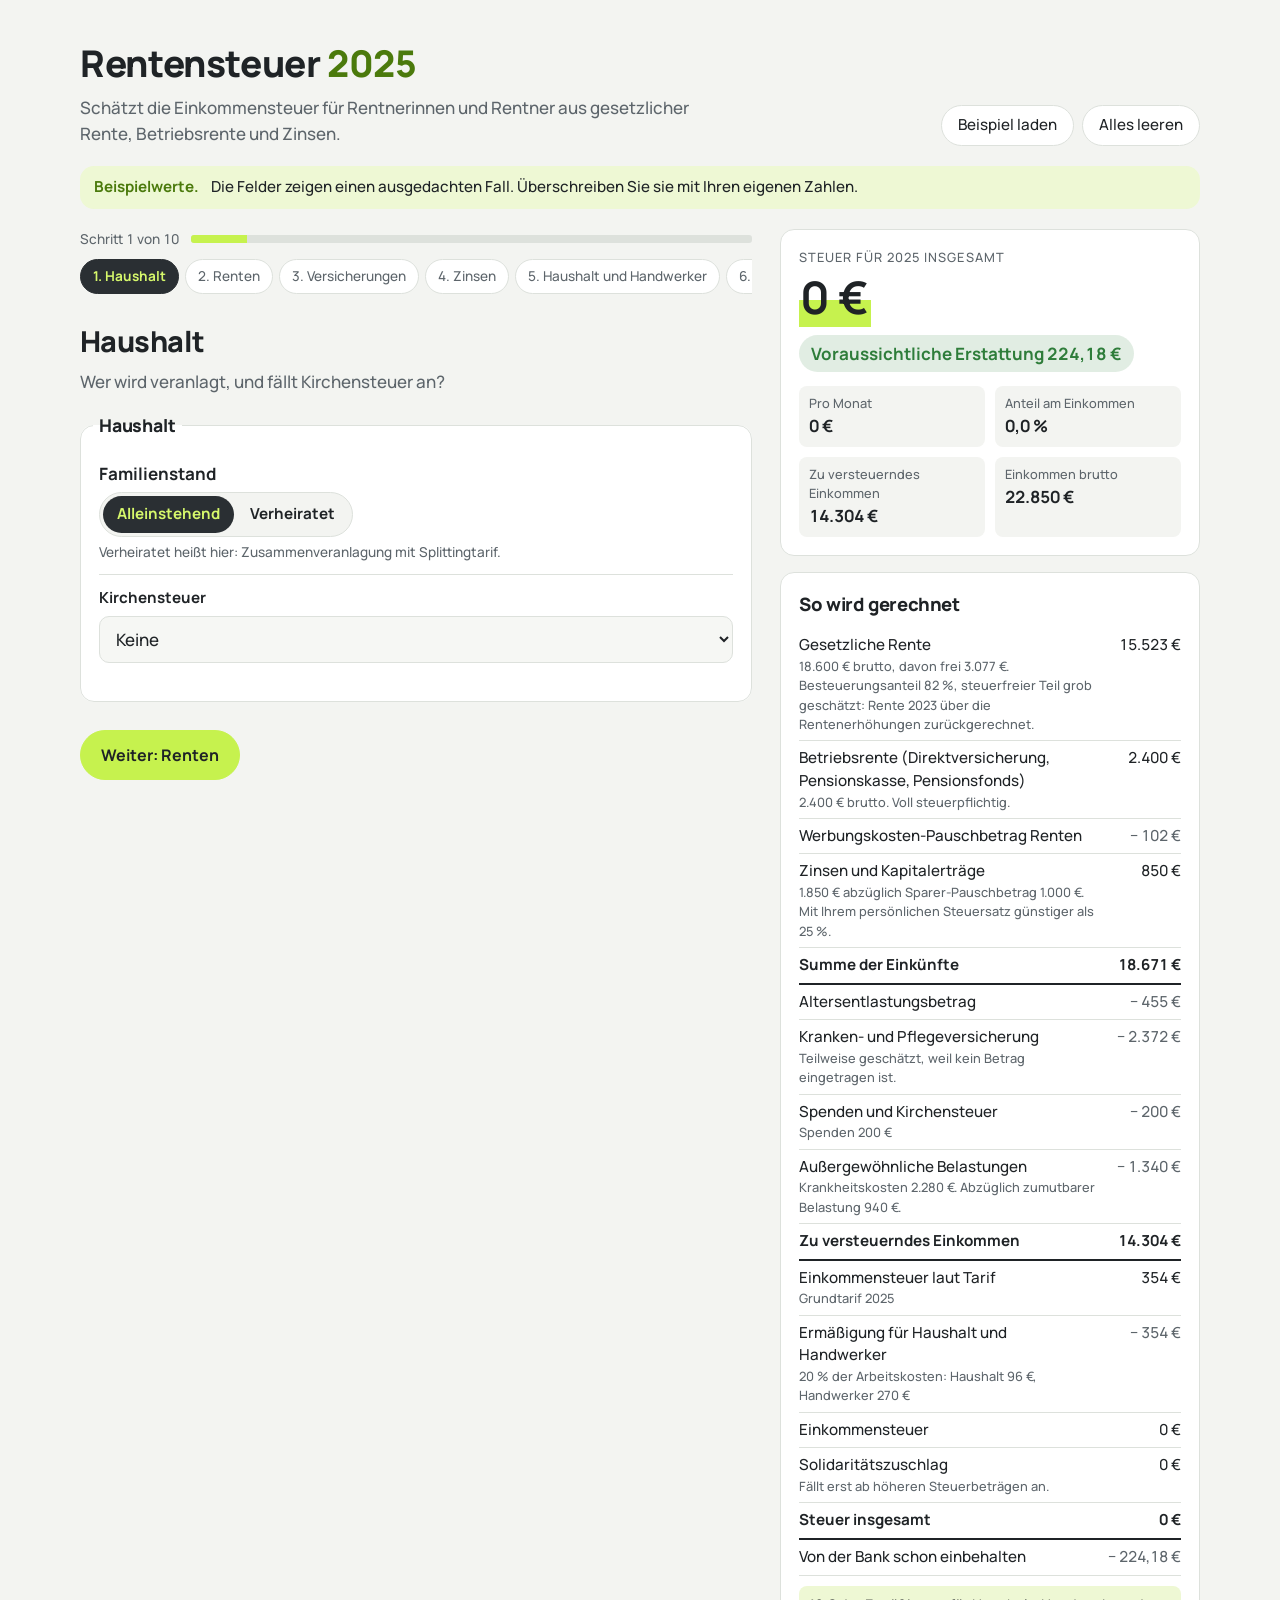
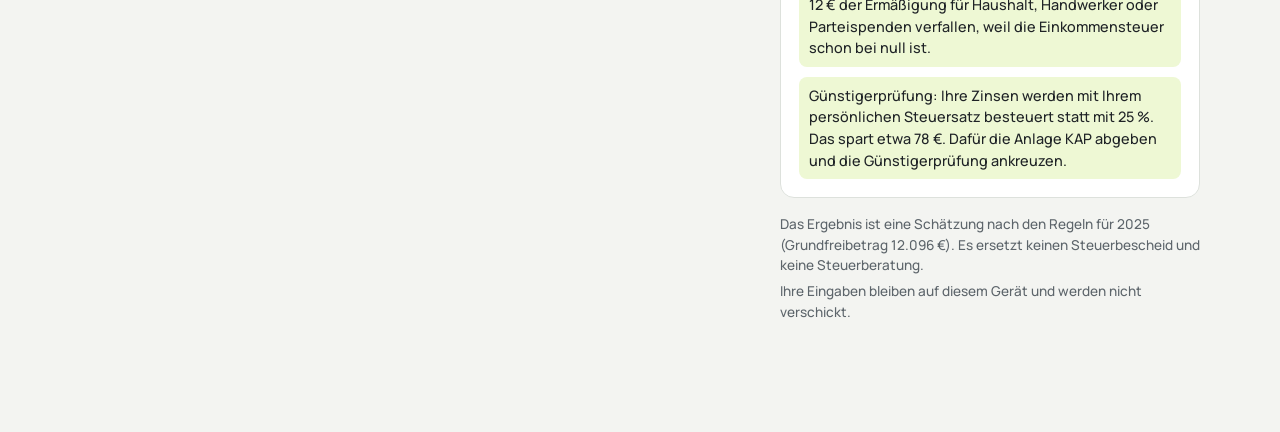
<file: docs/index.html>
<!doctype html>
<html lang="de">
<head>
<meta charset="utf-8">
<meta name="viewport" content="width=device-width, initial-scale=1, viewport-fit=cover">
<title>Rentensteuer 2025</title>
<meta name="description" content="Einkommensteuer für Rentnerinnen und Rentner 2025 Schritt für Schritt berechnen. Alle Eingaben bleiben auf diesem Gerät.">
<meta name="theme-color" content="#2a2f33">
<meta name="apple-mobile-web-app-capable" content="yes">
<meta name="mobile-web-app-capable" content="yes">
<meta name="apple-mobile-web-app-title" content="Rentensteuer">
<meta name="apple-mobile-web-app-status-bar-style" content="black">
<link rel="manifest" href="manifest.webmanifest">
<link rel="icon" type="image/png" sizes="32x32" href="icons/favicon-32.png">
<link rel="apple-touch-icon" href="icons/apple-touch-icon.png">
<style>
@font-face { font-family: 'Manrope'; font-style: normal; font-weight: 400 800; font-display: swap; src: url(fonts/manrope-latin-ext.woff2) format('woff2'); unicode-range: U+0100-02BA, U+02BD-02C5, U+02C7-02CC, U+02CE-02D7, U+02DD-02FF, U+0304, U+0308, U+0329, U+1D00-1DBF, U+1E00-1E9F, U+1EF2-1EFF, U+2020, U+20A0-20AB, U+20AD-20C4, U+2113, U+2C60-2C7F, U+A720-A7FF; }
@font-face { font-family: 'Manrope'; font-style: normal; font-weight: 400 800; font-display: swap; src: url(fonts/manrope-latin.woff2) format('woff2'); unicode-range: U+0000-00FF, U+0131, U+0152-0153, U+02BB-02BC, U+02C6, U+02DA, U+02DC, U+0304, U+0308, U+0329, U+2000-206F, U+20AC, U+2122, U+2191, U+2193, U+2212, U+2215, U+FEFF, U+FFFD; }

/* Layout: Schritte links in einer ruhigen Spalte, Eingaben immer rechtsbündig in gleicher Breite; Ergebnis rechts mitlaufend, auf dem Handy als Leiste unten. */
:root {
  --bg: #f3f4f1;          /* helles Grau mit Hauch Grün */
  --surface: #ffffff;
  --ink: #1f2326;         /* Graphit */
  --muted: #5d656b;
  --line: #dde1dc;
  --field: #f6f7f4;
  --accent: #2a2f33;      /* Graphit für aktive Flächen */
  --on-accent: #d6f86b;   /* Lime auf Graphit */
  --accent-text: #4b7a0c; /* lesbares Lime-Grün für Text */
  --accent-soft: #eef8d4;
  --lime: #c6f24e;
  --lime-ink: #1f2326;
  --mark: #c6f24e;
  --mark-ink: #1f2326;
  --good: #2e7d3a;
  --warn: #b4471e;
  --font-display: "Manrope", "Segoe UI", system-ui, sans-serif;
  --font-body: "Manrope", "Segoe UI", system-ui, sans-serif;
  --r: 14px;
}
@media (prefers-color-scheme: dark) {
  :root:not([data-theme="light"]) {
    --bg: #141719; --surface: #1c2023; --ink: #eceeea; --muted: #9ca4a9; --line: #2f3539; --field: #23282b;
    --accent: #c6f24e; --on-accent: #1f2326; --accent-text: #c6f24e; --accent-soft: #283214;
    --good: #8edb7a; --warn: #f2a07b; color-scheme: dark;
  }
}
:root[data-theme="dark"] {
  --bg: #141719; --surface: #1c2023; --ink: #eceeea; --muted: #9ca4a9; --line: #2f3539; --field: #23282b;
  --accent: #c6f24e; --on-accent: #1f2326; --accent-text: #c6f24e; --accent-soft: #283214;
  --good: #8edb7a; --warn: #f2a07b; color-scheme: dark;
}
* { box-sizing: border-box; }
[hidden] { display: none !important; }
body {
  background: var(--bg); color: var(--ink);
  font-family: var(--font-body); font-size: 17px; line-height: 1.5; font-weight: 500;
  padding-left: max(16px, env(safe-area-inset-left, 0px));
  padding-right: max(16px, env(safe-area-inset-right, 0px));
  padding-block: 0 96px;
}
.wrap { max-width: 1120px; margin: 0 auto; }
header.top { padding-block: 28px 20px; display: flex; flex-wrap: wrap; align-items: end; justify-content: space-between; gap: 12px; }
h1, h2, h3 { font-family: var(--font-display); text-wrap: balance; margin: 0; font-weight: 800; letter-spacing: -0.02em; }
h1 { font-size: clamp(1.7rem, 4vw, 2.3rem); letter-spacing: -0.01em; }
h1 .jahr { color: var(--accent-text); }
.sub { color: var(--muted); margin: 4px 0 0; max-width: 60ch; }
.toolbar { display: flex; gap: 8px; flex-wrap: wrap; }
button { font: inherit; cursor: pointer; }
.btn { border: 1px solid var(--line); background: var(--surface); color: var(--ink); border-radius: 999px; padding: 8px 16px; font-size: 0.95rem; }
.btn:hover { border-color: var(--accent); }
.btn.primary { background: var(--lime); color: var(--lime-ink); border-color: var(--lime); font-weight: 700; }
.btn.primary:hover { filter: brightness(0.96); border-color: var(--lime); }
:focus-visible { outline: 3px solid var(--accent-text); outline-offset: 2px; }

.beispiel { display: flex; gap: 12px; align-items: center; flex-wrap: wrap; background: var(--accent-soft); border-radius: var(--r); padding: 10px 14px; margin-bottom: 20px; font-size: 0.95rem; }
.beispiel b { color: var(--accent-text); }

.grid { display: grid; grid-template-columns: minmax(0, 1fr) minmax(0, 420px); gap: 28px; align-items: start; }
@media (max-width: 900px) { .grid { grid-template-columns: minmax(0, 1fr); } }

form { display: flex; flex-direction: column; gap: 22px; min-width: 0; }
fieldset { border: 1px solid var(--line); border-radius: var(--r); background: var(--surface); padding: 18px 18px 20px; margin: 0; min-width: 0; display: flex; flex-direction: column; gap: 16px; }
legend { font-family: var(--font-display); font-weight: 800; font-size: 1.1rem; letter-spacing: -0.01em; padding: 0 6px; margin-left: -6px; }
.gruppe { display: flex; flex-direction: column; gap: 12px; padding-top: 14px; border-top: 1px dashed var(--line); }
.gruppe:first-of-type { border-top: 0; padding-top: 0; }
.gruppe h3 { font-family: var(--font-body); font-size: 0.8rem; letter-spacing: 0.08em; text-transform: uppercase; color: var(--muted); }
.felder { display: flex; flex-direction: column; }
/* Jede Zeile: Beschriftung links, Eingabe rechts in fester Breite. So stehen alle Eingaben untereinander. */
.feld { display: grid; grid-template-columns: minmax(0, 1fr) 200px; grid-template-areas: "label input" "hilfe input"; column-gap: 20px; row-gap: 2px; align-items: center; min-width: 0; padding-block: 12px; border-top: 1px solid var(--line); }
.felder > .feld:first-child { border-top: 0; padding-top: 4px; }
.feld > label, .feld > .label-text { grid-area: label; align-self: end; }
.feld > .eingabe, .feld > .mitknopf { grid-area: input; }
.feld > .hilfe { grid-area: hilfe; align-self: start; }
.feld > .check, .feld > .zeile-check { grid-column: 1 / -1; }
.feld.breit { grid-template-columns: minmax(0, 1fr); grid-template-areas: "label" "input" "hilfe"; row-gap: 6px; }
.feld.breit > .segment { grid-area: input; justify-self: start; }
.feld:not(:has(> .hilfe)):not(.breit) { grid-template-areas: "label input"; }
.feld:not(:has(> .hilfe)) > label { align-self: center; }
@media (max-width: 560px) {
  .feld, .feld:not(:has(> .hilfe)):not(.breit) { grid-template-columns: minmax(0, 1fr); grid-template-areas: "label" "hilfe" "input"; row-gap: 6px; }
  .feld > .hilfe { margin-bottom: 2px; }
}
.feld label { font-weight: 700; font-size: 0.95rem; }
.feld .hilfe { color: var(--muted); font-size: 0.85rem; line-height: 1.4; }
.wk-info { display: block; margin-top: 4px; min-height: 4.2em; color: var(--ink); font-weight: 600; }
.eingabe { display: flex; align-items: center; border: 1px solid var(--line); border-radius: 10px; background: var(--field); min-height: 46px; }
.eingabe:focus-within { border-color: var(--ink); box-shadow: 0 0 0 3px var(--accent-soft); }
.eingabe input, .eingabe select { flex: 1; min-width: 0; border: 0; background: transparent; color: var(--ink); font: inherit; padding: 10px 12px; font-variant-numeric: tabular-nums; }
.eingabe input:focus, .eingabe select:focus { outline: none; }
.eingabe .einheit { padding-right: 12px; color: var(--muted); }
.eingabe input[inputmode="decimal"] { text-align: right; padding-right: 6px; }
.mitknopf { display: flex; gap: 8px; align-items: stretch; flex-wrap: wrap; }
.mitknopf .eingabe { flex: 1; }
.check { display: flex; gap: 8px; align-items: center; font-size: 0.95rem; }
.check input { width: 22px; height: 22px; accent-color: var(--accent-text); }

.segment { display: inline-flex; flex-wrap: wrap; border: 1px solid var(--line); border-radius: 999px; padding: 3px; background: var(--bg); gap: 2px; }
.segment input { position: absolute; opacity: 0; pointer-events: none; }
.segment label { padding: 7px 14px; border-radius: 999px; cursor: pointer; font-size: 0.95rem; }
.segment input:checked + label { background: var(--accent); color: var(--on-accent); font-weight: 700; }
.segment input:focus-visible + label { outline: 3px solid var(--accent-text); outline-offset: 1px; }

details.unterpunkte { border: 1px solid var(--line); border-radius: 12px; background: var(--surface); }
details.unterpunkte > summary { list-style: none; cursor: pointer; display: flex; justify-content: space-between; align-items: center; gap: 12px; padding: 10px 12px; font-weight: 700; }
details.unterpunkte > summary::-webkit-details-marker { display: none; }
details.unterpunkte > summary .wert { font-variant-numeric: tabular-nums; }
details.unterpunkte > summary .pfeil { color: var(--accent-text); font-weight: 400; font-size: 0.9rem; white-space: nowrap; }
details.unterpunkte[open] > summary { border-bottom: 1px dashed var(--line); }
details.freibetrag { width: 100%; }
details.freibetrag .fb-erkl { margin: 8px 0 4px; }
details.freibetrag [data-fbinfo]:empty { display: none; }
details.freibetrag [data-fbinfo] { margin: 8px 0 0; }
details.freibetrag [data-fbinfo].warnung { color: var(--warn); }
details.unterpunkte .innen { padding: 4px 14px 12px; display: flex; flex-direction: column; gap: 0; }
details.unterpunkte .eingabe { background: var(--field); }
details.unterpunkte .felder + .felder { border-top: 1px solid var(--line); }
.zeile-check { display: flex; flex-wrap: wrap; gap: 6px 18px; }
.belege-kopf { display: flex; flex-wrap: wrap; gap: 10px; align-items: center; }
.btn.gross { padding: 12px 20px; font-weight: 700; font-size: 1rem; }
.datei-input { position: absolute; width: 1px; height: 1px; opacity: 0; pointer-events: none; }
.status { font-size: 0.95rem; color: var(--muted); }
.status.fehler { color: var(--warn); }
.pruefliste { display: flex; flex-direction: column; gap: 12px; }
.pruefkarte { border: 2px solid var(--lime); border-radius: var(--r); padding: 14px; display: grid; grid-template-columns: minmax(0, 120px) minmax(0, 1fr); gap: 14px; background: var(--surface); }
@media (max-width: 560px) { .pruefkarte { grid-template-columns: minmax(0, 1fr); } }
.pruefkarte img { width: 100%; max-height: 180px; object-fit: contain; border-radius: 6px; background: var(--bg); }
.pruefkarte .feld { grid-template-columns: minmax(0, 1fr) 190px; }
.pruefkarte .aktionen { display: flex; gap: 8px; flex-wrap: wrap; grid-column: 1 / -1; }
.pruefkarte .warnung { grid-column: 1 / -1; font-size: 0.9rem; color: var(--warn); }
.belegliste { list-style: none; margin: 0; padding: 0; display: flex; flex-direction: column; }
.belegliste li { display: grid; grid-template-columns: minmax(0, 1fr) auto auto; gap: 4px 12px; align-items: center; padding: 8px 0; border-bottom: 1px solid var(--line); }
.belegliste .titel { font-weight: 700; overflow-wrap: anywhere; }
.belegliste small { display: block; color: var(--muted); font-size: 0.85rem; }
.belegliste .betrag { font-variant-numeric: tabular-nums; white-space: nowrap; }
.btn.klein { padding: 4px 10px; font-size: 0.85rem; }
.belegsumme { font-size: 0.85rem; color: var(--accent-text); font-weight: 700; grid-column: 1 / -1; }
.schrittnav { display: flex; flex-direction: column; gap: 10px; }
.fortschritt { display: flex; align-items: center; gap: 12px; }
.schritt-zahl { font-size: 0.85rem; color: var(--muted); white-space: nowrap; font-variant-numeric: tabular-nums; }
.balken { flex: 1; height: 8px; border-radius: 3px; background: var(--line); overflow: hidden; }
.balken span { display: block; height: 100%; width: 0; background: var(--lime); }
@media (prefers-reduced-motion: no-preference) { .balken span { transition: width .25s; } }
#schrittliste { list-style: none; margin: 0; padding: 0 0 4px; display: flex; gap: 6px; overflow-x: auto; scrollbar-width: thin; }
#schrittliste button { white-space: nowrap; border: 1px solid var(--line); background: var(--surface); color: var(--muted); border-radius: 999px; padding: 6px 12px; font-size: 0.85rem; }
#schrittliste button[aria-current="step"] { background: var(--accent); border-color: var(--accent); color: var(--on-accent); font-weight: 700; }
#schrittliste button.erledigt { color: var(--ink); border-color: var(--line); background: var(--accent-soft); }
.schritt { display: flex; flex-direction: column; gap: 18px; min-width: 0; }
.schritt-kopf h2 { font-size: clamp(1.4rem, 3.5vw, 1.8rem); }
.schritt-kopf h2:focus { outline: none; }
.intro { margin: 6px 0 0; color: var(--muted); max-width: 62ch; }
.stapel { display: flex; flex-direction: column; gap: 18px; }
.schritt-knoepfe { display: flex; justify-content: space-between; gap: 12px; flex-wrap: wrap; padding-top: 6px; }
.modus { align-self: flex-start; display: inline-grid; grid-template-columns: 1fr 1fr; }
.modus label { white-space: nowrap; text-align: center; }
@media (max-width: 560px) { .modus { align-self: stretch; } .modus label { padding-inline: 8px; } }
.mitknopf .eingabe { min-width: 0; }
.mitknopf .btn { flex: none; }
.ausgaben-schritt > legend { position: absolute; width: 1px; height: 1px; overflow: hidden; clip: rect(0 0 0 0); }
.ausgaben-schritt[data-modus="eintragen"] .nur-hochladen, .ausgaben-schritt[data-modus="hochladen"] .nur-eintragen { display: none; }
.nur-eintragen, .beleg-slot { display: flex; flex-direction: column; gap: 16px; }
.nur-eintragen > .gruppe { border-top: 0; padding-top: 0; }
.nur-eintragen > .gruppe > h3 { display: none; }
.nur-eintragen > .gruppe + .gruppe { border-top: 1px dashed var(--line); padding-top: 14px; }
.nur-eintragen > .gruppe + .gruppe > h3 { display: block; }
.belegsumme-schritt { font-weight: 700; }
@media (max-width: 900px) { body:not([data-schritt="ergebnis"]) aside.ergebnis { display: none; } }
.platzhalter ul { list-style: none; margin: 0; padding: 0; display: grid; grid-template-columns: repeat(auto-fit, minmax(220px, 1fr)); gap: 8px; }
.platzhalter li { display: flex; justify-content: space-between; align-items: center; gap: 8px; padding: 10px 12px; border: 1px dashed var(--line); border-radius: 8px; color: var(--muted); }
.badge { font-size: 0.75rem; letter-spacing: 0.06em; text-transform: uppercase; border: 1px solid var(--line); border-radius: 999px; padding: 2px 8px; white-space: nowrap; }

aside.ergebnis { position: sticky; top: calc(env(safe-area-inset-top, 0px) + 16px); min-width: 0; display: flex; flex-direction: column; gap: 16px; }
@media (max-width: 900px) { aside.ergebnis { position: static; } }
.karte { background: var(--surface); border: 1px solid var(--line); border-radius: var(--r); padding: 18px; }
.summe .label { font-size: 0.8rem; letter-spacing: 0.08em; text-transform: uppercase; color: var(--muted); }
.summe .betrag { font-family: var(--font-display); font-size: clamp(2.2rem, 6vw, 2.8rem); font-weight: 700; font-variant-numeric: tabular-nums; line-height: 1.15; margin-top: 4px; }
.summe .betrag mark { background: linear-gradient(transparent 55%, var(--mark) 55%); color: inherit; padding: 0 2px; }
.kennzahlen { display: grid; grid-template-columns: repeat(2, minmax(0, 1fr)); gap: 10px; margin-top: 14px; }
.kennzahl { background: var(--bg); border-radius: 8px; padding: 8px 10px; }
.kennzahl span { display: block; font-size: 0.8rem; color: var(--muted); }
.kennzahl strong { font-variant-numeric: tabular-nums; font-size: 1.05rem; }
.saldo { margin-top: 12px; display: inline-flex; gap: 8px; align-items: center; padding: 6px 12px; border-radius: 999px; font-weight: 700; font-variant-numeric: tabular-nums; }
.saldo.erstattung { color: var(--good); background: color-mix(in srgb, var(--good) 14%, transparent); }
.saldo.nachzahlung { color: var(--warn); background: color-mix(in srgb, var(--warn) 14%, transparent); }

.rechenweg h2 { font-size: 1.15rem; margin-bottom: 10px; }
.rechenweg table { width: 100%; border-collapse: collapse; font-size: 0.95rem; }
.rechenweg td { padding: 6px 0; vertical-align: top; border-bottom: 1px solid var(--line); }
.rechenweg td.zahl { text-align: right; white-space: nowrap; font-variant-numeric: tabular-nums; padding-left: 12px; }
.rechenweg td small { display: block; color: var(--muted); font-size: 0.8rem; }
.rechenweg tr.zwischen td { font-weight: 700; border-bottom: 2px solid var(--ink); }
.rechenweg tr.kopf td { padding-top: 14px; font-size: 0.78rem; letter-spacing: 0.08em; text-transform: uppercase; color: var(--muted); border-bottom: 0; }
.rechenweg tr.minus td.zahl { color: var(--muted); }
.pflege-wahl { display: flex; flex-direction: column; gap: 8px; margin-bottom: 16px; }
.pflege-wahl h3, .pflege-wahl .hilfe { margin: 0; }
.wahl-optionen { display: grid; grid-template-columns: repeat(auto-fit, minmax(220px, 1fr)); gap: 8px; }
.wahl-option { text-align: left; font: inherit; color: inherit; background: var(--surface); border: 1.5px solid var(--line); border-radius: 12px; padding: 12px 14px; cursor: pointer; display: flex; flex-direction: column; gap: 4px; }
.wahl-option[aria-checked="true"] { border-color: var(--accent); box-shadow: inset 0 0 0 1px var(--accent); }
.wahl-option .titel { font-weight: 700; }
.wahl-option .betrag { font-variant-numeric: tabular-nums; font-size: 1.15rem; font-weight: 700; }
.wahl-option .marke { align-self: flex-start; font-size: 0.75rem; font-weight: 700; background: var(--lime); color: #1f2326; border-radius: 999px; padding: 1px 8px; }
.pdf-export { display: flex; flex-direction: column; gap: 8px; margin-bottom: 16px; }
.pdf-export h3 { margin: 0; }
.pdf-export .hilfe { margin: 0; }
#pdf-status:empty { display: none; }
.hinweis { font-size: 0.85rem; color: var(--muted); }
.hinweis p { margin: 0 0 6px; }
.notiz { font-size: 0.9rem; background: var(--accent-soft); border-radius: 8px; padding: 8px 10px; margin-top: 10px; }

.leiste { display: none; }
@media (max-width: 900px) {
  .leiste { display: flex; position: fixed; left: 0; right: 0; bottom: 0; z-index: 5; justify-content: space-between; align-items: center; gap: 12px;
    background: var(--accent); color: var(--on-accent); cursor: pointer;
    padding: 12px max(16px, env(safe-area-inset-right, 0px)) calc(12px + env(safe-area-inset-bottom, 0px)) max(16px, env(safe-area-inset-left, 0px)); }
  .leiste strong { font-family: var(--font-display); font-size: 1.35rem; font-variant-numeric: tabular-nums; }
  .leiste a { color: var(--on-accent); }
}
@media (prefers-reduced-motion: no-preference) { .summe .betrag { transition: color .2s; } }
</style>
</head>
<body>
<div class="wrap">
  <header class="top">
    <div>
      <h1>Rentensteuer <span class="jahr">2025</span></h1>
      <p class="sub">Schätzt die Einkommensteuer für Rentnerinnen und Rentner aus gesetzlicher Rente, Betriebsrente und Zinsen.</p>
    </div>
    <div class="toolbar">
      <button type="button" class="btn" id="btn-beispiel">Beispiel laden</button>
      <button type="button" class="btn" id="btn-leeren">Alles leeren</button>
    </div>
  </header>

  <div class="beispiel" id="beispiel-hinweis"><b>Beispielwerte.</b> Die Felder zeigen einen ausgedachten Fall. Überschreiben Sie sie mit Ihren eigenen Zahlen.</div>

  <div class="grid">
    <form id="form" autocomplete="off" novalidate>
      <nav class="schrittnav" aria-label="Schritte">
        <div class="fortschritt"><span class="schritt-zahl" id="schritt-zahl"></span><div class="balken"><span id="balken"></span></div></div>
        <ol id="schrittliste"></ol>
      </nav>
      <section class="schritt" data-schritt="haushalt" data-titel="Haushalt" hidden>
        <div class="schritt-kopf"><h2 tabindex="-1">Haushalt</h2><p class="intro">Wer wird veranlagt, und fällt Kirchensteuer an?</p></div>
      <fieldset>
        <legend>Haushalt</legend>
        <div class="felder">
          <div class="feld breit">
            <span class="label-text" id="lbl-stand"><b>Familienstand</b></span>
            <div class="segment" role="radiogroup" aria-labelledby="lbl-stand">
              <input type="radio" name="stand" id="stand-allein" value="allein" checked><label for="stand-allein">Alleinstehend</label>
              <input type="radio" name="stand" id="stand-paar" value="paar"><label for="stand-paar">Verheiratet</label>
            </div>
            <span class="hilfe">Verheiratet heißt hier: Zusammenveranlagung mit Splittingtarif.</span>
          </div>
          <div class="feld breit">
            <label for="kirche">Kirchensteuer</label>
            <div class="eingabe"><select id="kirche">
              <option value="0">Keine</option>
              <option value="0.08">8 % (Bayern, Baden-Württemberg)</option>
              <option value="0.09">9 % (übrige Bundesländer)</option>
            </select></div>
          </div>
        </div>
      </fieldset>
      </section>
      <section class="schritt" data-schritt="renten" data-titel="Renten" hidden>
        <div class="schritt-kopf"><h2 tabindex="-1">Renten</h2><p class="intro">Tragen Sie die Renten für 2025 ein. Die Beträge stehen in der Rentenbezugsmitteilung oder der Rentenanpassungsmitteilung.</p></div>
        <div class="stapel" id="st-rente"></div>
      </section>
      <section class="schritt" data-schritt="versicherungen" data-titel="Versicherungen" hidden>
        <div class="schritt-kopf"><h2 tabindex="-1">Versicherungen</h2><p class="intro">Ihre Beiträge zur Kranken- und Pflegeversicherung senken die Steuer. Wenn Sie sie nicht kennen, hilft „Schätzen“.</p></div>
        <div class="stapel" id="st-vorsorge"></div>
      </section>
      <section class="schritt" data-schritt="zinsen" data-titel="Zinsen" hidden>
        <div class="schritt-kopf"><h2 tabindex="-1">Zinsen</h2><p class="intro">Zinsen und Dividenden aller Konten. Bis 1.000 € (Ehepaare 2.000 €) bleiben sie steuerfrei. Diesen Freibetrag zieht die App selbst ab: Tragen Sie die Erträge ungekürzt ein.</p></div>
      <fieldset>
        <legend>Zinsen und Kapitalerträge</legend>
        <div class="felder">
          <div class="feld">
            <label for="kap-ertraege">Zinsen und Dividenden 2025</label>
            <div class="eingabe"><input id="kap-ertraege" inputmode="decimal"><span class="einheit">€</span></div>
            <span class="hilfe" id="kap-hilfe">Alle Konten zusammen, vor Steuern. Je Bank die Zeile „Höhe der Kapitalerträge“ (Anlage KAP Zeile 7) der Jahressteuerbescheinigung, alle Banken zusammengezählt. Nicht den Sparer-Pauschbetrag abziehen.</span>
          </div>
          <div class="feld">
            <label for="kap-einbehalten">Davon schon einbehaltene Steuer</label>
            <div class="eingabe"><input id="kap-einbehalten" inputmode="decimal"><span class="einheit">€</span></div>
            <span class="hilfe">Auf der Bescheinigung die Zeilen Kapitalertragsteuer, Solidaritätszuschlag und Kirchensteuer zusammen (Anlage KAP Zeile 37 bis 39). Steht dort 0,00, bleibt das Feld leer.</span>
          </div>
        </div>
      </fieldset>
      </section>
      <section class="schritt" data-schritt="handwerker" data-titel="Haushalt und Handwerker" hidden>
        <div class="schritt-kopf"><h2 tabindex="-1">Haushalt und Handwerker</h2><p class="intro">Tragen Sie die Arbeitskosten ein oder laden Sie die Rechnungen hoch. 20 % davon gehen direkt von der Steuer ab.</p></div>
        <fieldset class="ausgaben-schritt" data-modus="eintragen">
          <legend>Haushalt und Handwerker</legend>
        <div class="segment modus" role="radiogroup" aria-label="Wie möchten Sie die Ausgaben erfassen?">
          <input type="radio" name="modus-handwerker" id="m-handwerker-e" value="eintragen" checked><label for="m-handwerker-e">Beträge eintragen</label>
          <input type="radio" name="modus-handwerker" id="m-handwerker-h" value="hochladen"><label for="m-handwerker-h">Beleg hochladen</label>
        </div>
          <div class="nur-eintragen">
        <div class="gruppe">
          <h3>Haushalt und Handwerker</h3>
          <p class="hilfe" style="margin:0">Nur Arbeits-, Fahrt- und Maschinenkosten laut Rechnung, ohne Material. Nur per Überweisung oder Lastschrift bezahlt. 20 % davon gehen direkt von der Steuer ab.</p>
          <div class="felder">
            <div class="feld">
              <label for="a-haushaltsnah">Haushaltsnahe Dienstleistungen</label>
              <div class="eingabe"><input id="a-haushaltsnah" data-a="haushaltsnah" inputmode="decimal"><span class="einheit">€</span></div>
              <span class="hilfe">Reinigung, Garten, Winterdienst, Pflegedienst, Hausnotruf, Posten aus Nebenkosten- oder Hausgeldabrechnung.</span>
            </div>
            <div class="feld">
              <label for="a-handwerker">Handwerkerleistungen</label>
              <div class="eingabe"><input id="a-handwerker" data-a="handwerker" inputmode="decimal"><span class="einheit">€</span></div>
              <span class="hilfe">Reparatur, Wartung, Maler, Sanitär, Schornsteinfeger, altersgerechter Umbau.</span>
            </div>
            <div class="feld">
              <label for="a-minijob">Haushaltshilfe im Minijob</label>
              <div class="eingabe"><input id="a-minijob" data-a="minijob" inputmode="decimal"><span class="einheit">€</span></div>
              <span class="hilfe">Über die Minijob-Zentrale angemeldet.</span>
            </div>
          </div>
        </div>

          </div>
          <div class="nur-hochladen beleg-slot">
        <div class="gruppe" id="belege-gruppe">
          <div class="belege-kopf">
            <label class="btn primary gross" for="beleg-datei" id="beleg-knopf" hidden>Beleg fotografieren oder hochladen</label>
            <input type="file" id="beleg-datei" class="datei-input" accept="image/*,application/pdf" multiple>
            <span class="status" id="beleg-status" role="status"></span>
          </div>
          <p class="hilfe" style="margin:0" id="beleg-hinweis">Claude liest Betrag, Datum und Aussteller aus und schlägt das passende Feld vor. Sie prüfen alles, bevor es zählt. Das Foto wird nur zum Auslesen verschickt und nicht gespeichert.</p>
          <div class="pruefliste" id="pruefliste"></div>
          <ul class="belegliste" id="belegliste"></ul>
        </div>
          </div>
        </fieldset>
      </section>
      <section class="schritt" data-schritt="krankheit" data-titel="Krankheitskosten" hidden>
        <div class="schritt-kopf"><h2 tabindex="-1">Krankheitskosten</h2><p class="intro">Alles, was Sie für Gesundheit selbst bezahlt haben. Es zählt nur der Teil über Ihrer zumutbaren Belastung.</p></div>
        <fieldset class="ausgaben-schritt" data-modus="eintragen">
          <legend>Krankheitskosten</legend>
        <div class="segment modus" role="radiogroup" aria-label="Wie möchten Sie die Ausgaben erfassen?">
          <input type="radio" name="modus-krankheit" id="m-krankheit-e" value="eintragen" checked><label for="m-krankheit-e">Beträge eintragen</label>
          <input type="radio" name="modus-krankheit" id="m-krankheit-h" value="hochladen"><label for="m-krankheit-h">Beleg hochladen</label>
        </div>
          <div class="nur-eintragen">
        <div class="gruppe">
          <h3>Krankheitskosten</h3>
          <details class="unterpunkte" id="krank-details" open>
            <summary><span>Krankheitskosten selbst getragen</span><span><span class="wert" id="krank-summe">0 €</span> <span class="pfeil" id="krank-pfeil" aria-hidden="true">▲</span></span></summary>
            <div class="innen">
              <div class="felder">
                <div class="feld"><label for="k-arzt">Arzt, Krankenhaus, Reha</label><div class="eingabe"><input id="k-arzt" data-a="krankheit.arzt" inputmode="decimal"><span class="einheit">€</span></div></div>
                <div class="feld"><label for="k-zahn">Zahnarzt, Zahnersatz, Implantate</label><div class="eingabe"><input id="k-zahn" data-a="krankheit.zahn" inputmode="decimal"><span class="einheit">€</span></div></div>
                <div class="feld"><label for="k-zuzahlungen">Zuzahlungen und verordnete Medikamente</label><div class="eingabe"><input id="k-zuzahlungen" data-a="krankheit.zuzahlungen" inputmode="decimal"><span class="einheit">€</span></div></div>
                <div class="feld"><label for="k-hilfsmittel">Brille, Hörgerät, Rollator und andere Hilfsmittel</label><div class="eingabe"><input id="k-hilfsmittel" data-a="krankheit.hilfsmittel" inputmode="decimal"><span class="einheit">€</span></div></div>
                <div class="feld"><label for="k-therapie">Physiotherapie, Ergotherapie, Logopädie</label><div class="eingabe"><input id="k-therapie" data-a="krankheit.therapie" inputmode="decimal"><span class="einheit">€</span></div></div>
                <div class="feld"><label for="k-kur">Kur mit ärztlichem Attest</label><div class="eingabe"><input id="k-kur" data-a="krankheit.kur" inputmode="decimal"><span class="einheit">€</span></div></div>
                <div class="feld"><label for="k-fahrten">Fahrten zu Ärzten, Apotheken, Therapien</label><div class="eingabe"><input id="k-fahrten" data-a="krankheit.fahrten" inputmode="decimal"><span class="einheit">€</span></div></div>
                <div class="feld"><label for="k-pflegeAmbulant">Ambulante Pflege und Betreuung, selbst bezahlt</label><div class="eingabe"><input id="k-pflegeAmbulant" data-a="krankheit.pflegeAmbulant" inputmode="decimal"><span class="einheit">€</span></div></div>
                <div class="feld"><label for="k-umbau">Medizinisch notwendige Umbauten</label><div class="eingabe"><input id="k-umbau" data-a="krankheit.umbau" inputmode="decimal"><span class="einheit">€</span></div><span class="hilfe">Zum Beispiel barrierefreies Bad oder Treppenlift.</span></div>
                <div class="feld"><label for="k-erstattung">Davon erstattet</label><div class="eingabe"><input id="k-erstattung" data-a="krankheit.erstattung" inputmode="decimal"><span class="einheit">€</span></div><span class="hilfe">Von Krankenkasse, Beihilfe oder Versicherung. Wird abgezogen.</span></div>
              </div>
              <div class="felder">
                <div class="feld"><label for="k-pflegeheim">Pflegeheim, selbst getragen</label><div class="eingabe"><input id="k-pflegeheim" data-a="krankheit.pflegeheim" inputmode="decimal"><span class="einheit">€</span></div><span class="hilfe">Nach Abzug der Pflegekasse. Haushaltsnahe Anteile der Heimrechnung stattdessen oben eintragen.</span></div>
                <div class="feld"><label for="k-heimMonate">Monate im Heim 2025</label><div class="eingabe"><input id="k-heimMonate" data-a="krankheit.heimMonate" inputmode="numeric" maxlength="2" placeholder="12"></div></div>
                <div class="feld breit"><label class="check"><input type="checkbox" id="k-haushaltAufgeloest" data-a="krankheit.haushaltAufgeloest"> Eigener Haushalt aufgelöst (dann wird die Haushaltsersparnis abgezogen)</label></div>
              </div>
            </div>
          </details>
          <span class="hilfe" id="krank-hilfe">Zählt erst über der zumutbaren Belastung. Die App rechnet sie aus.</span>
        </div>

          </div>
          <div class="nur-hochladen beleg-slot"></div>
        </fieldset>
      </section>
      <section class="schritt" data-schritt="behinderung" data-titel="Behinderung und Pflege" hidden>
        <div class="schritt-kopf"><h2 tabindex="-1">Behinderung und Pflege</h2><p class="intro">Schwerbehindertenausweis, Pflegegrad oder Pflege eines Angehörigen. Daraus ergeben sich Pauschbeträge ohne Belege.</p></div>
        <div class="stapel" id="st-behinderung"></div>
      </section>
      <section class="schritt" data-schritt="spenden" data-titel="Spenden und Kirchensteuer" hidden>
        <div class="schritt-kopf"><h2 tabindex="-1">Spenden und Kirchensteuer</h2><p class="intro">Spenden, gezahlte Kirchensteuer und Bestattungskosten für Angehörige.</p></div>
        <fieldset class="ausgaben-schritt" data-modus="eintragen">
          <legend>Spenden und Kirchensteuer</legend>
        <div class="segment modus" role="radiogroup" aria-label="Wie möchten Sie die Ausgaben erfassen?">
          <input type="radio" name="modus-spenden" id="m-spenden-e" value="eintragen" checked><label for="m-spenden-e">Beträge eintragen</label>
          <input type="radio" name="modus-spenden" id="m-spenden-h" value="hochladen"><label for="m-spenden-h">Beleg hochladen</label>
        </div>
          <div class="nur-eintragen">
        <div class="gruppe">
          <h3>Spenden und Kirchensteuer</h3>
          <div class="felder">
            <div class="feld">
              <label for="a-spenden">Spenden und Mitgliedsbeiträge</label>
              <div class="eingabe"><input id="a-spenden" data-a="spenden" inputmode="decimal"><span class="einheit">€</span></div>
              <span class="hilfe">An gemeinnützige Organisationen. Reine Freizeitvereine zählen nicht.</span>
            </div>
            <div class="feld">
              <label for="a-parteispenden">Spenden an Parteien</label>
              <div class="eingabe"><input id="a-parteispenden" data-a="parteispenden" inputmode="decimal"><span class="einheit">€</span></div>
              <span class="hilfe">Die Hälfte geht direkt von der Steuer ab.</span>
            </div>
            <div class="feld">
              <label for="a-kirchensteuerGezahlt">2025 gezahlte Kirchensteuer</label>
              <div class="eingabe"><input id="a-kirchensteuerGezahlt" data-a="kirchensteuerGezahlt" inputmode="decimal"><span class="einheit">€</span></div>
              <span class="hilfe">Vorauszahlungen und Nachzahlungen ans Finanzamt, nicht die von der Bank.</span>
            </div>
            <div class="feld">
              <label for="a-kirchensteuerErstattet">2025 erstattete Kirchensteuer</label>
              <div class="eingabe"><input id="a-kirchensteuerErstattet" data-a="kirchensteuerErstattet" inputmode="decimal"><span class="einheit">€</span></div>
            </div>
          </div>
        </div>
        <div class="gruppe">
          <h3>Weitere Belastungen</h3>
          <div class="felder">
            <div class="feld">
              <label for="a-bestattung">Bestattungskosten für Angehörige</label>
              <div class="eingabe"><input id="a-bestattung" data-a="bestattung" inputmode="decimal"><span class="einheit">€</span></div>
              <span class="hilfe">Nur der Teil, den Erbe, Sterbegeld oder Versicherung nicht decken.</span>
            </div>
          </div>
        </div>

          </div>
          <div class="nur-hochladen beleg-slot"></div>
        </fieldset>
      </section>
      <section class="schritt" data-schritt="gezahlt" data-titel="Bereits gezahlt" hidden>
        <div class="schritt-kopf"><h2 tabindex="-1">Bereits gezahlt</h2><p class="intro">Was wurde für 2025 schon bezahlt, durch Vorauszahlungen oder Lohnsteuer auf eine Werkspension?</p></div>
      <fieldset>
        <legend>Bereits gezahlt</legend>
        <div class="felder">
          <div class="feld">
            <label for="vorauszahlungen">Vorauszahlungen an das Finanzamt 2025</label>
            <div class="eingabe"><input id="vorauszahlungen" inputmode="decimal"><span class="einheit">€</span></div>
            <span class="hilfe">Nur falls das Finanzamt vierteljährliche Vorauszahlungen festgesetzt hat.</span>
          </div>
          <div class="feld">
            <label for="lohnsteuer">Lohnsteuer auf die Werkspension</label>
            <div class="eingabe"><input id="lohnsteuer" inputmode="decimal"><span class="einheit">€</span></div>
            <span class="hilfe">Lohnsteuer, Soli und Kirchensteuer, die der frühere Arbeitgeber einbehalten hat (Lohnsteuerbescheinigung Nummer 4 bis 6). Bei Paaren beide zusammen.</span>
          </div>
        </div>
      </fieldset>

      <fieldset class="platzhalter">
        <legend>Weitere Einkünfte und Abzüge</legend>
        <p class="hinweis" style="margin:0">Diese Bereiche sind vorbereitet und werden als Nächstes freigeschaltet.</p>
        <ul>
          <li>Weiterarbeit im Ruhestand, Minijob <span class="badge">folgt</span></li>
          <li>Vermietete Immobilie <span class="badge">folgt</span></li>
          <li>Selbständige Arbeit, Gewerbe <span class="badge">folgt</span></li>
          <li>Private Rentenversicherung <span class="badge">folgt</span></li>
          <li>Riester, Rürup, freiwillige Rentenbeiträge <span class="badge">folgt</span></li>
          <li>Energetische Sanierung des Eigenheims <span class="badge">folgt</span></li>
          <li>Unterhalt an Angehörige <span class="badge">folgt</span></li>
          <li>Verluste und ausländische Steuer bei Kapitalerträgen <span class="badge">folgt</span></li>
        </ul>
      </fieldset>
      </section>
      <section class="schritt" data-schritt="ergebnis" data-titel="Ergebnis" hidden>
        <div class="schritt-kopf"><h2 tabindex="-1">Ergebnis</h2><p class="intro">Hier ist Ihre geschätzte Steuer für 2025 mit dem ganzen Rechenweg. Sie können jeden Schritt oben noch einmal öffnen und ändern.</p></div>
        <div class="gruppe pflege-wahl" id="pflege-wahl" hidden>
          <h3>Pflegekosten oder Behinderten-Pauschbetrag</h3>
          <p class="hilfe">Beides zusammen geht nicht (§ 33b Abs. 1 EStG). Die App hat beide Wege gerechnet. Krankheitskosten zählen in beiden Fällen.</p>
          <div class="wahl-optionen" role="radiogroup" aria-label="Welcher Weg?"></div>
        </div>
        <div class="gruppe pdf-export">
          <h3>Als PDF speichern</h3>
          <p class="hilfe">Alle Angaben, Belege und der Rechenweg in einer Datei, zum Ablegen oder für die Steuererklärung.</p>
          <div><button type="button" class="btn primary" id="btn-pdf">PDF herunterladen</button></div>
          <p class="hilfe" id="pdf-status" role="status"></p>
        </div>

      </section>
      <div class="schritt-knoepfe">
        <button type="button" class="btn" id="btn-zurueck">Zurück</button>
        <button type="button" class="btn primary gross" id="btn-weiter">Weiter</button>
      </div>
    </form>

    <aside class="ergebnis" aria-live="polite">
      <div class="karte summe" id="summe"></div>
      <div class="karte rechenweg" id="rechenweg"></div>
      <div class="hinweis">
        <p>Das Ergebnis ist eine Schätzung nach den Regeln für 2025 (Grundfreibetrag 12.096 €). Es ersetzt keinen Steuerbescheid und keine Steuerberatung.</p>
        <p>Ihre Eingaben bleiben auf diesem Gerät und werden nicht verschickt.</p>
      </div>
    </aside>
  </div>
</div>

<div class="leiste" role="button" tabindex="0" aria-label="Zum Ergebnis">
  <span>Steuer 2025</span>
  <strong id="leiste-betrag">0 €</strong>
</div>

<template id="tpl-person">
  <fieldset class="person">
    <legend data-titel>Person</legend>
    <div class="gruppe" data-teil="rente">
      <div class="felder">
        <div class="feld">
          <label data-for="geburtsjahr">Geburtsjahr</label>
          <div class="eingabe"><input data-k="geburtsjahr" inputmode="numeric" maxlength="4"></div>
          <span class="hilfe">Für den Altersentlastungsbetrag.</span>
        </div>
      </div>
    </div>
    <div class="gruppe" data-teil="rente">
      <h3>Gesetzliche Rente</h3>
      <div class="felder">
        <div class="feld">
          <label data-for="gesRente">Jahresrente 2025, brutto</label>
          <div class="eingabe"><input data-k="gesRente" inputmode="decimal"><span class="einheit">€</span></div>
          <span class="hilfe">Bruttobetrag vor Abzug der Kranken- und Pflegeversicherung, nicht der Betrag auf dem Konto. Ohne Witwenrente.</span>
        </div>
        <div class="feld">
          <label data-for="rentenbeginn">Rentenbeginn (Jahr)</label>
          <div class="eingabe"><input data-k="rentenbeginn" inputmode="numeric" maxlength="4"></div>
          <span class="hilfe" data-anteil>Bestimmt den steuerpflichtigen Anteil.</span>
        </div>
        <div class="feld">
          <label data-for="vorrenteEigen">Davor schon eine andere Rente bekommen? Beginn (Jahr)</label>
          <div class="eingabe"><input data-k="vorrenteEigen" inputmode="numeric" maxlength="4" placeholder="optional"></div>
          <span class="hilfe">Zum Beispiel Erwerbsminderungsrente vor der Altersrente. Dann zählt deren Beginn für den steuerpflichtigen Anteil.</span>
        </div>
        <div class="feld breit">
          <details class="unterpunkte freibetrag" data-fb="eigen" open>
            <summary><span>Steuerfreier Teil der Rente</span><span><span class="wert" data-fbwert="eigen"></span> <span class="pfeil" aria-hidden="true"></span></span></summary>
            <div class="innen">
              <p class="hilfe fb-erkl">Der steuerfreie Teil wird einmal in Euro festgeschrieben, aus der Rente im Jahr nach dem Rentenbeginn. Spätere Erhöhungen sind voll steuerpflichtig. Ein Feld reicht, das oberste zählt zuerst.</p>
              <div class="felder">
                <div class="feld">
                  <label data-for="rentenfreibetrag">Rentenfreibetrag laut Steuerbescheid</label>
                  <div class="eingabe"><input data-k="rentenfreibetrag" inputmode="decimal" placeholder="optional"><span class="einheit">€</span></div>
                  <span class="hilfe">Steht in den Erläuterungen eines früheren Steuerbescheids.</span>
                </div>
                <div class="feld">
                  <label data-for="rentenanpassung">Rentenanpassungsbetrag 2025</label>
                  <div class="eingabe"><input data-k="rentenanpassung" inputmode="decimal" placeholder="optional"><span class="einheit">€</span></div>
                  <span class="hilfe">Summe der Erhöhungen seit dem festgeschriebenen Jahr. In Mein ELSTER unter Belegabruf (Rentenbezugsmitteilung), in ELSTER Anlage R Zeile 5.</span>
                </div>
                <div class="feld">
                  <label data-for="erstjahresrente" data-basislabel="eigen">Jahresrente im ersten vollen Rentenjahr, brutto</label>
                  <div class="eingabe"><input data-k="erstjahresrente" inputmode="decimal" placeholder="optional"><span class="einheit">€</span></div>
                  <span class="hilfe" data-basishilfe="eigen">Zwölf Monatsrenten brutto im Jahr nach dem Rentenbeginn, bei Rentenbeginn vor 2005 im Jahr 2005. Steht in der Rentenanpassungsmitteilung dieses Jahres.</span>
                </div>
              </div>
              <p class="hilfe" data-fbinfo="eigen"></p>
            </div>
          </details>
        </div>
      </div>
    </div>
    <div class="gruppe" data-teil="rente">
      <h3>Witwen- oder Witwerrente</h3>
      <div class="felder">
        <div class="feld">
          <label data-for="witwenrente">Jahresbetrag 2025, brutto</label>
          <div class="eingabe"><input data-k="witwenrente" inputmode="decimal" placeholder="falls vorhanden"><span class="einheit">€</span></div>
          <span class="hilfe">Eigener Bescheid der Rentenversicherung. Bruttobetrag, nicht der Betrag auf dem Konto.</span>
        </div>
        <div class="feld">
          <label data-for="witwenBeginn">Beginn der Witwenrente (Jahr)</label>
          <div class="eingabe"><input data-k="witwenBeginn" inputmode="numeric" maxlength="4"></div>
        </div>
        <div class="feld">
          <label data-for="vorrenteBeginn">Seit wann bekam der verstorbene Partner selbst Rente? (Jahr)</label>
          <div class="eingabe"><input data-k="vorrenteBeginn" inputmode="numeric" maxlength="4" placeholder="optional"></div>
          <span class="hilfe" data-witwenanteil>Dann zählt dessen Rentenbeginn für den steuerpflichtigen Anteil. Leer lassen, wenn der Partner noch keine Rente hatte.</span>
        </div>
        <div class="feld breit">
          <details class="unterpunkte freibetrag" data-fb="witwe" open>
            <summary><span>Steuerfreier Teil der Witwenrente</span><span><span class="wert" data-fbwert="witwe"></span> <span class="pfeil" aria-hidden="true"></span></span></summary>
            <div class="innen">
              <p class="hilfe fb-erkl">Der steuerfreie Teil wird einmal in Euro festgeschrieben, aus der Rente im Jahr nach dem Rentenbeginn. Spätere Erhöhungen sind voll steuerpflichtig. Ein Feld reicht, das oberste zählt zuerst.</p>
              <div class="felder">
                <div class="feld">
                  <label data-for="witwenFreibetrag">Rentenfreibetrag laut Steuerbescheid</label>
                  <div class="eingabe"><input data-k="witwenFreibetrag" inputmode="decimal" placeholder="optional"><span class="einheit">€</span></div>
                  <span class="hilfe">Steht in den Erläuterungen eines früheren Steuerbescheids.</span>
                </div>
                <div class="feld">
                  <label data-for="witwenAnpassung">Rentenanpassungsbetrag 2025</label>
                  <div class="eingabe"><input data-k="witwenAnpassung" inputmode="decimal" placeholder="optional"><span class="einheit">€</span></div>
                  <span class="hilfe">Summe der Erhöhungen seit dem festgeschriebenen Jahr. In Mein ELSTER unter Belegabruf (Rentenbezugsmitteilung), in ELSTER Anlage R Zeile 5.</span>
                </div>
                <div class="feld">
                  <label data-for="witwenErstjahr" data-basislabel="witwe">Jahresrente im ersten vollen Rentenjahr, brutto</label>
                  <div class="eingabe"><input data-k="witwenErstjahr" inputmode="decimal" placeholder="optional"><span class="einheit">€</span></div>
                  <span class="hilfe" data-basishilfe="witwe">Zwölf Monatsrenten brutto im Jahr nach dem Rentenbeginn, bei Rentenbeginn vor 2005 im Jahr 2005. Steht in der Rentenanpassungsmitteilung dieses Jahres.</span>
                </div>
              </div>
              <p class="hilfe" data-fbinfo="witwe"></p>
            </div>
          </details>
        </div>
      </div>
    </div>
    <div class="gruppe" data-teil="rente">
      <h3>Betriebsrente</h3>
      <div class="felder">
        <div class="feld">
          <label data-for="betriebsrente22">Aus Direktversicherung, Pensionskasse oder Pensionsfonds</label>
          <div class="eingabe"><input data-k="betriebsrente22" inputmode="decimal"><span class="einheit">€</span></div>
          <span class="hilfe">Jahresbetrag. Wird über die Rentenbezugsmitteilung gemeldet.</span>
        </div>
        <div class="feld">
          <label data-for="versorgungsbezuege">Werkspension direkt vom früheren Arbeitgeber</label>
          <div class="eingabe"><input data-k="versorgungsbezuege" inputmode="decimal"><span class="einheit">€</span></div>
          <span class="hilfe">Jahresbetrag laut Lohnsteuerbescheinigung.</span>
        </div>
        <div class="feld">
          <label data-for="versorgungsbeginn">Beginn der Werkspension (Jahr)</label>
          <div class="eingabe"><input data-k="versorgungsbeginn" inputmode="numeric" maxlength="4"></div>
          <span class="hilfe">Bestimmt den Versorgungsfreibetrag.</span>
        </div>
        <div class="feld">
          <label data-for="versorgungBemessung">Bemessungsgrundlage für den Versorgungsfreibetrag</label>
          <div class="eingabe"><input data-k="versorgungBemessung" inputmode="decimal" placeholder="optional"><span class="einheit">€</span></div>
          <span class="hilfe">Nummer 29 der Lohnsteuerbescheinigung. Wird im ersten Jahr festgelegt und ändert sich mit Erhöhungen nicht. Leer lassen, dann wird der heutige Betrag genommen.</span>
        </div>
      </div>
    </div>
    <div class="gruppe" data-teil="vorsorge">
      <h3>Kranken- und Pflegeversicherung</h3>
      <div class="felder">
        <div class="feld breit">
          <label data-for="kvpv">Eigene Beiträge 2025</label>
          <div class="mitknopf">
            <div class="eingabe"><input data-k="kvpv" inputmode="decimal"><span class="einheit">€</span></div>
            <button type="button" class="btn" data-schaetzen>Schätzen</button>
          </div>
          <span class="hilfe">Ihr Anteil, der von Rente und Betriebsrente abgezogen wurde. „Schätzen“ rechnet für gesetzlich Versicherte mit dem durchschnittlichen Zusatzbeitrag.</span>
        </div>
        <div class="feld breit">
          <label class="check"><input type="checkbox" data-k="kinderlos"> Kinderlos (höherer Beitrag)</label>
        </div>
        <div class="feld">
          <label data-for="sonstigeVorsorge">Weitere Versicherungen</label>
          <div class="eingabe"><input data-k="sonstigeVorsorge" inputmode="decimal" placeholder="optional"><span class="einheit">€</span></div>
          <span class="hilfe">Haftpflicht, Unfall, Kfz-Haftpflicht, Zusatzversicherungen. Wirkt meist nicht, weil die Krankenversicherung den Höchstbetrag von 1.900 € schon füllt.</span>
        </div>
        <div class="feld">
          <label data-for="werbungskostenRente">Kosten rund um die Rente</label>
          <div class="eingabe"><input data-k="werbungskostenRente" inputmode="decimal" placeholder="optional"><span class="einheit">€</span></div>
          <span class="hilfe">Kontoführung des Rentenkontos (16 € pauschal werden meist anerkannt), Lohnsteuerhilfeverein oder Steuerberatung, Rentenberatung, Anwalt im Rentenstreit. Alles zusammen zählen. Wirkt nur, was über 102 € liegt.<span class="wk-info" data-wkinfo>Ohne Eintrag gelten 102 € pauschal.</span></span>
        </div>
      </div>
    </div>
    <div class="gruppe" data-teil="behinderung">
      <h3>Behinderung und Pflege</h3>
      <div class="felder">
        <div class="feld">
          <label data-for="gdb">Grad der Behinderung</label>
          <div class="eingabe"><select data-k="gdb">
            <option value="0">Keiner</option><option value="20">20</option><option value="30">30</option><option value="40">40</option><option value="50">50</option>
            <option value="60">60</option><option value="70">70</option><option value="80">80</option><option value="90">90</option><option value="100">100</option>
          </select></div>
        </div>
        <div class="feld">
          <label data-for="pflegegrad">Eigener Pflegegrad</label>
          <div class="eingabe"><select data-k="pflegegrad">
            <option value="0">Keiner</option><option value="1">1</option><option value="2">2</option><option value="3">3</option><option value="4">4</option><option value="5">5</option>
          </select></div>
        </div>
        <div class="feld breit">
          <span class="label-text"><b>Merkzeichen im Ausweis</b></span>
          <div class="zeile-check">
            <label class="check"><input type="checkbox" data-k="merkG"> G</label>
            <label class="check"><input type="checkbox" data-k="merkAG"> aG</label>
            <label class="check"><input type="checkbox" data-k="merkH"> H</label>
            <label class="check"><input type="checkbox" data-k="merkBl"> Bl</label>
            <label class="check"><input type="checkbox" data-k="merkTBl"> TBl</label>
          </div>
          <span class="hilfe" data-pausch>Daraus ergeben sich Behinderten-Pauschbetrag und Fahrtkosten-Pauschale.</span>
        </div>
        <div class="feld breit">
          <label data-for="pflegtAngehoerigePG">Pflegt einen Angehörigen unentgeltlich zu Hause</label>
          <div class="eingabe"><select data-k="pflegtAngehoerigePG">
            <option value="0">Nein</option>
            <option value="2">Ja, Pflegegrad 2 (600 €)</option>
            <option value="3">Ja, Pflegegrad 3 (1.100 €)</option>
            <option value="4">Ja, Pflegegrad 4 oder 5 oder Merkzeichen H (1.800 €)</option>
          </select></div>
        </div>
      </div>
    </div>
  </fieldset>
</template>

<script>
// Rechenkern: Einkommensteuer für Rentner, Steuerjahr 2025.
// Reine Funktionen ohne DOM, damit sie im Browser und in Tests laufen.

const P2025 = {
  jahr: 2025,
  grundfreibetrag: 12096,
  wkPauschale22: 102,          // § 9a Nr. 3 (Renten, Betriebsrenten nach § 22)
  wkPauschaleVersorgung: 102,  // § 9a Nr. 1b (Versorgungsbezüge nach § 19)
  wkPauschaleArbeit: 1230,     // § 9a Nr. 1a (Arbeitslohn, Platzhalter)
  sonderausgabenPausch: 36,    // je Person
  sparerPausch: 1000,          // je Person
  haushaltsersparnis: 12096,   // je Jahr bei Auflösung des Haushalts (Pflegeheim)
  zumutbar: { grenzen: [15340, 51130], allein: [0.05, 0.06, 0.07], paar: [0.04, 0.05, 0.06] },
  behinderung: { 20: 384, 30: 620, 40: 860, 50: 1140, 60: 1440, 70: 1780, 80: 2120, 90: 2460, 100: 2840 },
  behinderungHilflos: 7400,
  pflegePausch: { 2: 600, 3: 1100, 4: 1800, 5: 1800 },
  fahrtPausch: { normal: 900, erhoeht: 4500 },
  parteiHoechst: 1650,         // je Person, § 34g und § 10b Abs. 2
  spendenAnteil: 0.20,         // höchstens 20 % des Gesamtbetrags der Einkünfte
  ermaessigung35a: { haushalt: 4000, minijob: 510, handwerker: 1200, satz: 0.20 },
  vorsorgeHoechst: 1900,       // sonstige Vorsorge, je Person (Rentner)
  soliFreigrenze: 19950,       // je Grundtarif, doppelt bei Splitting
  abgeltungSatz: 0.25,
  // Krankenversicherung der Rentner (gesetzlich), für die Schätzung
  kv: { allgemein: 0.146, zusatzDurchschnitt: 0.025, pv: 0.036, pvKinderlos: 0.042, freibetragMonat: 187.25 },
};

// § 32a EStG, Tarif 2025
function tarif2025(zvE) {
  const x = Math.floor(zvE);
  let st;
  if (x <= 12096) st = 0;
  else if (x <= 17443) { const y = (x - 12096) / 10000; st = (932.30 * y + 1400) * y; }
  else if (x <= 68480) { const z = (x - 17443) / 10000; st = (176.64 * z + 2397) * z + 1015.13; }
  else if (x <= 277825) st = 0.42 * x - 10911.92;
  else st = 0.45 * x - 19246.67;
  return Math.floor(st);
}

function einkommensteuer(zvE, splitting) {
  if (zvE <= 0) return 0;
  return splitting ? 2 * tarif2025(Math.floor(zvE / 2)) : tarif2025(zvE);
}

// Besteuerungsanteil der gesetzlichen Rente nach Jahr des Rentenbeginns (§ 22 Nr. 1 S. 3 a aa)
function besteuerungsanteil(beginn) {
  if (beginn <= 2005) return 0.50;
  if (beginn <= 2020) return Math.round((0.50 + 0.02 * (beginn - 2005)) * 1000) / 1000;
  const tab = { 2021: 0.81, 2022: 0.82, 2023: 0.825, 2024: 0.83, 2025: 0.835 };
  return tab[beginn] ?? 0.835;
}

// Versorgungsfreibetrag und Zuschlag nach Jahr des Versorgungsbeginns (§ 19 Abs. 2)
function versorgungsfreibetragWerte(beginn) {
  let n;
  if (beginn <= 2005) return { satz: 0.40, max: 3000, zuschlag: 900 };
  if (beginn <= 2020) { n = beginn - 2005; return r3({ satz: 0.40 - 0.016 * n, max: 3000 - 120 * n, zuschlag: 900 - 36 * n }); }
  if (beginn <= 2022) { n = beginn - 2020; return r3({ satz: 0.16 - 0.008 * n, max: 1200 - 60 * n, zuschlag: 360 - 18 * n }); }
  n = Math.min(beginn, 2025) - 2022;
  return r3({ satz: 0.144 - 0.004 * n, max: 1080 - 30 * n, zuschlag: 324 - 9 * n });
}

// Altersentlastungsbetrag (§ 24a), gilt ab dem Jahr nach dem 64. Geburtstag
function altersentlastungWerte(geburtsjahr) {
  if (!geburtsjahr || geburtsjahr > 1960) return null; // 64 erst nach dem 1.1.2025
  const j = geburtsjahr + 65; // erstes begünstigtes Jahr
  let n;
  if (j <= 2005) return { satz: 0.40, max: 1900 };
  if (j <= 2020) { n = j - 2005; return r3({ satz: 0.40 - 0.016 * n, max: 1900 - 76 * n }); }
  if (j <= 2022) { n = j - 2020; return r3({ satz: 0.16 - 0.008 * n, max: 760 - 38 * n }); }
  n = j - 2022;
  return r3({ satz: 0.144 - 0.004 * n, max: 684 - 19 * n });
}

const r2 = v => Math.round(v * 100) / 100;
const r3 = o => { for (const k in o) o[k] = Math.round(o[k] * 1000) / 1000; return o; };
const pos = v => Math.max(0, Number(v) || 0);

// Grobe Schätzung der eigenen KV/PV-Beiträge für gesetzlich Versicherte (KVdR)
function schaetzeKvPv(person, p = P2025) {
  const k = p.kv;
  const rente = pos(person.gesRente) + pos(person.witwenrente);
  const bav = pos(person.versorgungsbezuege) + pos(person.betriebsrente22);
  const pvSatz = person.kinderlos ? k.pvKinderlos : k.pv;
  let kv = rente * (k.allgemein + k.zusatzDurchschnitt) / 2;
  let pv = rente * pvSatz;
  const bavMonat = bav / 12;
  if (bavMonat > 0) {
    kv += Math.max(0, bavMonat - k.freibetragMonat) * 12 * (k.allgemein + k.zusatzDurchschnitt);
    if (bavMonat > k.freibetragMonat) pv += bav * pvSatz;
  }
  return Math.round(kv + pv);
}

// Rentenanpassungen zum 1. Juli (alte Bundesländer, ab Juli 2023 bundesweit einheitlich), in Prozent.
// Nur für eine grobe Schätzung, wenn weder Freibetrag noch Rentenanpassungsbetrag noch Ausgangsrente bekannt sind.
const RENTENANPASSUNG = { 2005: 0, 2006: 0, 2007: 0.54, 2008: 1.1, 2009: 2.41, 2010: 0, 2011: 0.99, 2012: 2.18, 2013: 0.25,
  2014: 1.67, 2015: 2.1, 2016: 4.25, 2017: 1.9, 2018: 3.22, 2019: 3.18, 2020: 3.45, 2021: 0, 2022: 5.35, 2023: 4.39, 2024: 4.57, 2025: 3.74 };
// Durchschnittliches Rentenniveau eines Jahres (halbes Jahr vor, halbes Jahr nach der Juli-Anpassung), 2004 = 1.
function rentenniveau(jahr) {
  let vorJuli = 1;
  for (let j = 2005; j < jahr; j++) vorJuli *= 1 + (RENTENANPASSUNG[j] || 0) / 100;
  return vorJuli * (1 + (1 + (RENTENANPASSUNG[jahr] || 0) / 100)) / 2;
}
// Basisjahr für den festgeschriebenen Freibetrag: das Jahr nach Rentenbeginn, bei Beginn vor 2005 das Jahr 2005
// (§ 22 Nr. 1 Satz 3 Buchst. a Doppelbuchst. aa Satz 5 EStG).
const freibetragsJahr = beginn => Math.max(2005, beginn + 1);

// Einkünfte einer Person (ohne Kapitalerträge)
function einkuenftePerson(person, p = P2025) {
  const zeilen = [];
  const wkTatsaechlich = pos(person.werbungskostenRente);
  const wk22Basis = Math.max(p.wkPauschale22, wkTatsaechlich);
  let wk22Rest = wk22Basis;

  // Gesetzliche Rente und Witwen-/Witwerrente: jede mit eigenem Anteil und Freibetrag
  // Steuerfreier Teil (§ 22 Nr. 1 S. 3 a aa S. 4–7): einmal in Euro festgeschrieben aus der Rente im Jahr nach Rentenbeginn.
  // Spätere regelmäßige Erhöhungen sind voll steuerpflichtig. Reihenfolge: Bescheid, Rentenanpassungsbetrag, Ausgangsrente, Schätzung.
  function renteTeil(betrag, beginn, anteilsJahr, angaben, art, label, zusatz = '') {
    if (betrag <= 0) return 0;
    const anteil = besteuerungsanteil(anteilsJahr);
    const basis = freibetragsJahr(beginn);
    let freibetrag, fbHinweis, geschaetzt = false;
    if (basis > p.jahr) { freibetrag = r2(betrag * (1 - anteil)); fbHinweis = `wird erst ab ${basis} festgeschrieben`; }
    else if (angaben.freibetrag > 0) { freibetrag = angaben.freibetrag; fbHinweis = 'laut Steuerbescheid'; }
    else if (angaben.anpassung > 0) {
      freibetrag = r2(Math.max(0, betrag - angaben.anpassung) * (1 - anteil));
      fbHinweis = `aus Rentenanpassungsbetrag ${angaben.anpassung.toLocaleString('de-DE')} €`;
    } else if (angaben.erstjahr > 0) {
      freibetrag = r2(Math.min(betrag, angaben.erstjahr) * (1 - anteil));
      fbHinweis = `aus der Jahresrente ${basis} (${angaben.erstjahr.toLocaleString('de-DE')} €)`;
    } else {
      const ausgang = basis === p.jahr ? betrag : betrag * rentenniveau(basis) / rentenniveau(p.jahr);
      freibetrag = r2(ausgang * (1 - anteil));
      fbHinweis = basis === p.jahr ? `aus der Rente ${basis}` : `grob geschätzt: Rente ${basis} über die Rentenerhöhungen zurückgerechnet`;
      geschaetzt = basis < p.jahr;
    }
    zeilen.push({ art, label, brutto: betrag, abzug: freibetrag, geschaetzt,
      detail: `Besteuerungsanteil ${(anteil * 100).toLocaleString('de-DE')} %${zusatz}, steuerfreier Teil ${fbHinweis}.` });
    return Math.max(0, betrag - freibetrag);
  }
  const rente = pos(person.gesRente);
  const beginnEigen = Number(person.rentenbeginn) || p.jahr;
  // Folgerente auch bei der eigenen Rente, z. B. Erwerbsminderungsrente vor der Altersrente (§ 22 Nr. 1 S. 3 a aa S. 8)
  const vorEigen = Number(person.vorrenteEigen) || 0;
  const jahrEigen = vorEigen > 0 && vorEigen < beginnEigen ? Math.max(2005, vorEigen) : beginnEigen;
  let renteSteuerpflichtig = renteTeil(rente, beginnEigen, jahrEigen,
    { freibetrag: pos(person.rentenfreibetrag), anpassung: pos(person.rentenanpassung), erstjahr: pos(person.erstjahresrente) }, 'gesRente', 'Gesetzliche Rente',
    jahrEigen !== beginnEigen ? ` (nach Beginn der vorherigen Rente ${jahrEigen})` : '');

  // Folgerente (§ 22 Nr. 1 S. 3 a aa S. 8): Laufzeit der Rente des verstorbenen Partners wird angerechnet,
  // der Anteil richtet sich dann nach dessen Rentenbeginn, frühestens 2005.
  const witwe = pos(person.witwenrente);
  const beginnWitwe = Number(person.witwenBeginn) || p.jahr;
  const vorrente = Number(person.vorrenteBeginn) || 0;
  const jahrWitwe = vorrente > 0 && vorrente < beginnWitwe ? Math.max(2005, vorrente) : beginnWitwe;
  renteSteuerpflichtig += renteTeil(witwe, beginnWitwe, jahrWitwe,
    { freibetrag: pos(person.witwenFreibetrag), anpassung: pos(person.witwenAnpassung), erstjahr: pos(person.witwenErstjahr) }, 'witwenrente', 'Witwen- oder Witwerrente',
    jahrWitwe !== beginnWitwe ? ` (nach Rentenbeginn des Partners ${jahrWitwe})` : '');
  const wkRente = Math.min(wk22Rest, renteSteuerpflichtig);
  wk22Rest -= wkRente;
  const einkRente = renteSteuerpflichtig - wkRente;

  // Betriebsrente aus Direktversicherung, Pensionskasse, Pensionsfonds (§ 22 Nr. 5)
  const bav22 = pos(person.betriebsrente22);
  const wkBav = Math.min(wk22Rest, bav22);
  wk22Rest -= wkBav;
  const einkBav22 = bav22 - wkBav;
  if (bav22 > 0) zeilen.push({ art: 'bav22', label: 'Betriebsrente (Direktversicherung, Pensionskasse, Pensionsfonds)', brutto: bav22, abzug: 0, detail: 'Voll steuerpflichtig.' });
  const wk22 = wk22Basis - wk22Rest;
  if (wk22 > 0) zeilen.push({ art: 'wk22', label: wkTatsaechlich > p.wkPauschale22 ? 'Werbungskosten zur Rente' : 'Werbungskosten-Pauschbetrag Renten', brutto: 0, abzug: wk22,
    detail: wkTatsaechlich > p.wkPauschale22 ? 'Tatsächliche Kosten, höher als 102 € pauschal.' : '102 € pauschal' });

  // Werkspension / Betriebspension als Versorgungsbezug (§ 19)
  const vb = pos(person.versorgungsbezuege);
  let einkVb = 0;
  if (vb > 0) {
    const w = versorgungsfreibetragWerte(Number(person.versorgungsbeginn) || p.jahr);
    // § 19 Abs. 2 S. 4 und 8–10: Bemessungsgrundlage wird im ersten Jahr festgelegt und gilt für die ganze Laufzeit.
    const bemessung = pos(person.versorgungBemessung);
    const grundlage = bemessung > 0 ? bemessung : vb;
    const vfb = Math.min(grundlage * w.satz, w.max);
    const freiGesamt = Math.min(vb, Math.ceil(vfb) + w.zuschlag);
    const wk = Math.min(p.wkPauschaleVersorgung, vb - freiGesamt);
    einkVb = vb - freiGesamt - wk;
    const gedeckelt = grundlage * w.satz >= w.max;
    zeilen.push({ art: 'vb', label: 'Werkspension (Versorgungsbezug)', brutto: vb, abzug: freiGesamt + wk,
      geschaetzt: !bemessung && !gedeckelt,
      detail: `Versorgungsfreibetrag ${Math.round(freiGesamt)} € inkl. Zuschlag` +
        (bemessung ? ' (aus der Bemessungsgrundlage)' : gedeckelt ? ' (Höchstbetrag)' : ' (aus dem heutigen Betrag geschätzt, eher zu hoch)') + ', 102 € Werbungskosten.' });
  }

  // Platzhalter: Nebenjob (Arbeitslohn), Vermietung, Selbständig, private Rente
  const lohn = pos(person.arbeitslohn);
  const einkLohn = Math.max(0, lohn - Math.min(p.wkPauschaleArbeit, lohn));

  // Grundlage Altersentlastungsbetrag: Arbeitslohn (ohne Versorgungsbezüge) und
  // übrige Einkünfte ohne gesetzliche Rente; voll steuerpflichtige Betriebsrente nach § 22 Nr. 5 zählt mit.
  const aeBasisOhneKapital = lohn + einkBav22;

  return {
    zeilen,
    summe: einkRente + einkBav22 + einkVb + einkLohn,
    aeBasisOhneKapital,
    teile: { einkRente, einkBav22, einkVb, einkLohn },
  };
}

function altersentlastung(person, basis) {
  const w = altersentlastungWerte(Number(person.geburtsjahr));
  if (!w || basis <= 0) return 0;
  return Math.min(Math.ceil(Math.round(basis * w.satz * 100) / 100), w.max);
}

// Pauschbeträge bei Behinderung und Pflege (§ 33b)
function behindertenPauschbetrag(person, p = P2025) {
  const pg = Number(person.pflegegrad) || 0;
  if (person.merkH || person.merkBl || person.merkTBl || pg >= 4) return p.behinderungHilflos;
  const gdb = Math.floor((Number(person.gdb) || 0) / 10) * 10;
  return gdb >= 20 ? p.behinderung[Math.min(gdb, 100)] : 0;
}
function fahrtkostenPauschale(person, p = P2025) {
  const gdb = Number(person.gdb) || 0, pg = Number(person.pflegegrad) || 0;
  if (person.merkAG || person.merkBl || person.merkTBl || person.merkH || pg >= 4) return p.fahrtPausch.erhoeht;
  if (gdb >= 80 || (gdb >= 70 && person.merkG)) return p.fahrtPausch.normal;
  return 0;
}
function pflegePauschbetrag(person, p = P2025) {
  return p.pflegePausch[Number(person.pflegtAngehoerigePG) || 0] || 0;
}

// Zumutbare Belastung (§ 33 Abs. 3), stufenweise, ohne Kinder
function zumutbareBelastung(gde, verheiratet, p = P2025) {
  const g = p.zumutbar.grenzen, s = verheiratet ? p.zumutbar.paar : p.zumutbar.allein;
  const x = Math.max(0, gde);
  const st1 = Math.min(x, g[0]) * s[0];
  const st2 = Math.max(0, Math.min(x, g[1]) - g[0]) * s[1];
  const st3 = Math.max(0, x - g[1]) * s[2];
  return Math.round(st1 + st2 + st3);
}

// Summe der Krankheitskosten aus den Unterpunkten, abzüglich Erstattungen
const KRANKHEIT_FELDER = ['arzt', 'zahn', 'zuzahlungen', 'hilfsmittel', 'therapie', 'kur', 'fahrten', 'pflegeAmbulant', 'umbau'];
function krankheitskosten(k = {}) {
  const summe = KRANKHEIT_FELDER.reduce((a, f) => a + pos(k[f]), 0);
  return Math.max(0, summe - pos(k.erstattung));
}

function vorsorgeabzug(person, p = P2025) {
  const basis = pos(person.kvpv);
  const sonst = pos(person.sonstigeVorsorge);
  return Math.max(basis, Math.min(basis + sonst, p.vorsorgeHoechst));
}

// Hauptfunktion
// eingabe = { verheiratet, kirchensteuer (0 | 0.08 | 0.09), personen: [..], kapital: { ertraege, einbehalten } }
function berechne(eingabe, p = P2025) {
  const splitting = !!eingabe.verheiratet;
  const personen = splitting ? eingabe.personen.slice(0, 2) : eingabe.personen.slice(0, 1);
  const anzahl = personen.length;
  const kiSatz = Number(eingabe.kirchensteuer) || 0;

  const pers = personen.map(pp => ({ eingabe: pp, ...einkuenftePerson(pp, p), vorsorge: vorsorgeabzug(pp, p) }));

  // Kapitalerträge (Zinsen, Dividenden), bei Paaren gemeinsam
  const kapErtraege = pos(eingabe.kapital?.ertraege);
  const kapPausch = Math.min(kapErtraege, p.sparerPausch * anzahl);
  const kapEink = kapErtraege - kapPausch;
  const kapEinbehalten = pos(eingabe.kapital?.einbehalten);

  const a = eingabe.ausgaben || {};
  const sonderPausch = p.sonderausgabenPausch * anzahl;
  const vorsorge = pers.reduce((s, x) => s + x.vorsorge, 0);

  // Parteispenden: bis 1.650 € je Person halbiert von der Steuer, der Rest bis gleicher Höhe als Sonderausgabe
  const partei = pos(a.parteispenden);
  const partei34g = Math.min(partei, p.parteiHoechst * anzahl);
  const parteiSonder = Math.min(partei - partei34g, p.parteiHoechst * anzahl);
  const kistNetto = Math.max(0, pos(a.kirchensteuerGezahlt) - pos(a.kirchensteuerErstattet));

  // Außergewöhnliche Belastungen mit zumutbarer Belastung
  // Pflegekosten (ambulant und Heim) und Behinderten-Pauschbetrag schließen sich aus (§ 33b Abs. 1): günstigeren Weg wählen.
  const krankAlle = krankheitskosten(a.krankheit);
  const pflegeAmb = Math.min(krankAlle, pos(a.krankheit?.pflegeAmbulant));
  const krankOhnePflege = krankAlle - pflegeAmb;
  const heimBrutto = pos(a.krankheit?.pflegeheim);
  const heimMonate = Math.min(12, Math.max(0, Number(a.krankheit?.heimMonate) || 12));
  const haushaltsersparnis = a.krankheit?.haushaltAufgeloest && heimBrutto > 0 ? Math.round(p.haushaltsersparnis * heimMonate / 12) : 0;
  const heim = Math.max(0, heimBrutto - haushaltsersparnis);
  const bestattung = pos(a.bestattung);
  const fahrtPausch = pers.reduce((s, x) => s + fahrtkostenPauschale(x.eingabe, p), 0);
  const pauschJe = pers.map(x => behindertenPauschbetrag(x.eingabe, p));
  const behinderungVoll = pauschJe.reduce((s, v) => s + v, 0);
  const pflege = pers.reduce((s, x) => s + pflegePauschbetrag(x.eingabe, p), 0);
  const pflegekosten = pflegeAmb + heim;
  // Weg "Kosten": Pflegekosten zählen, der höchste Pauschbetrag (die gepflegte Person) entfällt.
  const varianten = pflegekosten > 0 && behinderungVoll > 0
    ? [{ weg: 'pausch', krank: krankOhnePflege, heim: 0, pflegeAmb: 0, behinderung: behinderungVoll },
       { weg: 'kosten', krank: krankAlle, heim, pflegeAmb, behinderung: behinderungVoll - Math.max(...pauschJe), entfaellt: Math.max(...pauschJe) }]
    : [{ weg: 'beides', krank: krankAlle, heim, pflegeAmb, behinderung: behinderungVoll }];

  const ergebnisse = varianten.map(v => lauf(v));
  if (ergebnisse.length === 1) return ergebnisse[0];
  // Beide Wege rechnen; der günstigere ist empfohlen, der Nutzer kann den anderen wählen.
  const [rp, rk] = ergebnisse;
  const empfohlen = rk.gesamt < rp.gesamt ? 'kosten' : 'pausch';
  const gewaehlt = ['pausch', 'kosten'].includes(eingabe.pflegeWeg) ? eingabe.pflegeWeg : empfohlen;
  const res = gewaehlt === 'kosten' ? rk : rp;
  res.pflegeWahl = { gewaehlt, empfohlen, ersparnis: r2(Math.abs(rp.gesamt - rk.gesamt)), entfaellt: varianten[1].entfaellt, pflegekosten,
    pausch: { gesamt: rp.gesamt, saldo: rp.saldo }, kosten: { gesamt: rk.gesamt, saldo: rk.saldo } };
  return res;

  function lauf(v) {
  const krank = v.krank, behinderung = v.behinderung;
  const agBSumme = krank + v.heim + bestattung + fahrtPausch;

  function rechne(mitKapital) {
    const kapJePerson = mitKapital ? kapEink / anzahl : 0;
    let summeEink = 0, ae = 0;
    pers.forEach(x => {
      summeEink += x.summe + kapJePerson;
      ae += altersentlastung(x.eingabe, x.aeBasisOhneKapital + kapJePerson);
    });
    const gesamtbetrag = summeEink - ae;
    const spenden = Math.min(pos(a.spenden), Math.max(0, gesamtbetrag) * p.spendenAnteil);
    const sonderTatsaechlich = spenden + parteiSonder + kistNetto;
    const sonderausgaben = Math.max(sonderPausch, sonderTatsaechlich);
    const zumutbar = zumutbareBelastung(gesamtbetrag, splitting, p);
    const agBAbzug = Math.max(0, agBSumme - zumutbar);
    const zvE = Math.max(0, Math.floor(gesamtbetrag - vorsorge - sonderausgaben - agBAbzug - behinderung - pflege));
    const est = einkommensteuer(zvE, splitting);
    return { summeEink, ae, gesamtbetrag, zvE, est, spenden, sonderausgaben, sonderTatsaechlich, zumutbar, agBAbzug };
  }

  const ohne = rechne(false);
  // Abgeltungsteuer (bei Kirchensteuer ermäßigter Satz nach § 32d Abs. 1)
  const kapESt = kiSatz > 0 ? Math.floor(kapEink / (4 + kiSatz) * 100) / 100 : Math.floor(kapEink * p.abgeltungSatz * 100) / 100;
  const mit = rechne(true);
  const last = est => est + (est > p.soliFreigrenze * (splitting ? 2 : 1) ? Math.min(est * 0.055, (est - p.soliFreigrenze * (splitting ? 2 : 1)) * 0.119) : 0) + est * kiSatz;
  const guenstiger = kapEink > 0 && last(mit.est) < last(ohne.est) + kapESt * (1.055 + kiSatz);
  const basis = guenstiger ? mit : ohne;

  const estTarif = basis.est;
  const freigrenze = p.soliFreigrenze * (splitting ? 2 : 1);

  const kap = guenstiger
    ? { est: 0, soli: 0, kist: 0 }
    : { est: kapESt, soli: Math.floor(kapESt * 0.055 * 100) / 100, kist: Math.floor(kapESt * kiSatz * 100) / 100 };

  // Steuerermäßigungen: erst Parteispenden (§ 34g), dann Haushalt und Handwerker (§ 35a)
  const e = p.ermaessigung35a;
  const erm34gVoll = Math.floor(partei34g * 0.5);
  const erm34g = Math.min(estTarif, erm34gVoll);
  const erm35aVoll = {
    haushalt: Math.min(pos(a.haushaltsnah) * e.satz, e.haushalt),
    minijob: Math.min(pos(a.minijob) * e.satz, e.minijob),
    handwerker: Math.min(pos(a.handwerker) * e.satz, e.handwerker),
  };
  const erm35aSumme = Math.floor(erm35aVoll.haushalt + erm35aVoll.minijob + erm35aVoll.handwerker);
  const erm35a = Math.min(estTarif - erm34g, erm35aSumme);
  const ermaessigung = erm34g + erm35a;
  const estNachErm = estTarif - ermaessigung;
  // Soli und Kirchensteuer nach Ermäßigung neu
  const soli = estNachErm > freigrenze ? Math.floor(Math.min(estNachErm * 0.055, (estNachErm - freigrenze) * 0.119) * 100) / 100 : 0;
  const kist = Math.floor(estNachErm * kiSatz * 100) / 100;

  const gesamt = r2(estNachErm + soli + kist + kap.est + kap.soli + kap.kist);
  const einkommenBrutto = pers.reduce((s, x) => s + x.zeilen.filter(z => z.brutto).reduce((a, z) => a + z.brutto, 0), 0)
    + kapErtraege + pers.reduce((s, x) => s + pos(x.eingabe.arbeitslohn), 0);

  return {
    jahr: p.jahr, splitting, personen: pers,
    kapital: { ertraege: kapErtraege, pauschbetrag: kapPausch, einkuenfte: kapEink, abgeltung: kapESt, guenstiger, einbehalten: kapEinbehalten,
      ersparnisGuenstiger: guenstiger ? r2(ohne.est + kapESt - mit.est) : 0 },
    summeEinkuenfte: basis.summeEink, altersentlastung: basis.ae, gesamtbetrag: basis.gesamtbetrag,
    vorsorge, sonderausgaben: basis.sonderausgaben, sonderPausch,
    sonder: { spenden: basis.spenden, spendenEingabe: pos(a.spenden), parteiSonder, kirchensteuer: kistNetto, tatsaechlich: basis.sonderTatsaechlich },
    agB: { weg: v.weg, eingetragen: krankAlle + heim, krankheit: krank, heim: v.heim, haushaltsersparnis: v.heim ? haushaltsersparnis : 0, bestattung, fahrtPausch, summe: agBSumme, zumutbar: basis.zumutbar, abzug: basis.agBAbzug },
    behinderung, pflege,
    erm: { partei: erm34g, parteiVoll: erm34gVoll, haushalt35a: erm35a, haushalt35aVoll: erm35aSumme, einzeln: erm35aVoll },
    zvE: basis.zvE, estTarif, ermaessigung, est: estNachErm, soli, kist,
    kapSteuer: kap, gesamt, einkommenBrutto,
    monatlich: r2(gesamt / 12),
    durchschnittssatz: einkommenBrutto > 0 ? gesamt / einkommenBrutto : 0,
    vorauszahlungen: pos(eingabe.vorauszahlungen),
    // positiv = Nachzahlung, negativ = Erstattung
    lohnsteuer: pos(eingabe.lohnsteuer),
    saldo: r2(gesamt - pos(eingabe.vorauszahlungen) - kapEinbehalten - pos(eingabe.lohnsteuer)),
  };
  }
}

if (typeof module !== 'undefined') module.exports = { freibetragsJahr, rentenniveau, zumutbareBelastung, behindertenPauschbetrag, fahrtkostenPauschale, krankheitskosten, P2025, tarif2025, einkommensteuer, besteuerungsanteil, versorgungsfreibetragWerte, altersentlastungWerte, schaetzeKvPv, berechne };

</script>
<script>
(function () {
  const BEISPIEL = {
    stand: 'allein', kirche: '0',
    personen: [
      { geburtsjahr: '1958', gesRente: '18.600', rentenbeginn: '2022', rentenfreibetrag: '', betriebsrente22: '2.400', versorgungsbezuege: '', versorgungsbeginn: '', kvpv: '', kinderlos: false },
      { geburtsjahr: '1960', gesRente: '11.400', rentenbeginn: '2024', rentenfreibetrag: '', betriebsrente22: '', versorgungsbezuege: '', versorgungsbeginn: '', kvpv: '', kinderlos: false },
    ],
    kap: { ertraege: '1.850', einbehalten: '224,18' },
    ausgaben: { haushaltsnah: '480', handwerker: '1.350', 'krankheit.zahn': '1.200', 'krankheit.zuzahlungen': '310', 'krankheit.hilfsmittel': '650', 'krankheit.fahrten': '120', spenden: '200' },
    vorauszahlungen: '',
  };
  const LEER = { stand: 'allein', kirche: '0', personen: [{}, {}], kap: {}, ausgaben: {}, vorauszahlungen: '', lohnsteuer: '' };
  const aFelder = () => document.querySelectorAll('[data-a]');
  const SCHRITTE = [...document.querySelectorAll('.schritt')];
  let aktuell = 0;
  const KEY = 'rentensteuer-2025';

  const $ = s => document.querySelector(s);
  const euro = (v, dez = 0) => new Intl.NumberFormat('de-DE', { style: 'currency', currency: 'EUR', minimumFractionDigits: dez, maximumFractionDigits: dez }).format(v);
  const euro2 = v => euro(v, Number.isInteger(v) ? 0 : 2);

  // Deutsche Zahleneingabe: "18.600", "224,05", "1 850"
  function zahl(s) {
    if (s == null) return 0;
    s = String(s).trim().replace(/\s|€/g, '');
    if (!s) return 0;
    if (s.includes(',')) s = s.replace(/\./g, '').replace(',', '.');
    else if (/^\d{1,3}(\.\d{3})+$/.test(s)) s = s.replace(/\./g, '');
    const n = parseFloat(s);
    return isFinite(n) ? n : 0;
  }
  function fmtEingabe(n) { return n ? n.toLocaleString('de-DE', { maximumFractionDigits: 2 }) : ''; }

  // Angaben je Person: aus der Vorlage geklont und auf die Schritte Renten, Versicherungen, Behinderung verteilt
  const tpl = $('#tpl-person');
  const TEILE = { rente: { ziel: '#st-rente', allein: 'Ihre Renten' }, vorsorge: { ziel: '#st-vorsorge', allein: 'Ihre Versicherungen' }, behinderung: { ziel: '#st-behinderung', allein: 'Ihre Angaben' } };
  const karten = [0, 1].map(i => {
    const node = tpl.content.firstElementChild.cloneNode(true);
    node.querySelectorAll('[data-k]').forEach(inp => { inp.id = `p${i}-${inp.dataset.k}`; });
    node.querySelectorAll('[data-for]').forEach(l => { l.htmlFor = `p${i}-${l.dataset.for}`; });
    const teile = {};
    Object.entries(TEILE).forEach(([teil, info]) => {
      const fs = document.createElement('fieldset');
      fs.className = 'person';
      fs.innerHTML = `<legend data-titel data-allein="${info.allein}"></legend>`;
      node.querySelectorAll(`.gruppe[data-teil="${teil}"]`).forEach(g => fs.appendChild(g));
      $(info.ziel).appendChild(fs);
      teile[teil] = fs;
    });
    const nodes = Object.values(teile);
    const karte = {
      nodes,
      querySelectorAll: sel => nodes.flatMap(n => [...n.querySelectorAll(sel)]),
      querySelector: sel => { for (const n of nodes) { const r = n.querySelector(sel); if (r) return r; } return null; },
      set hidden(v) { nodes.forEach(n => { n.hidden = v; }); },
    };
    karte.querySelector('[data-schaetzen]').addEventListener('click', () => {
      const p = lesePerson(i);
      karte.querySelector('[data-k="kvpv"]').value = fmtEingabe(schaetzeKvPv(p));
      aktualisieren();
    });
    return karte;
  });

  function lesePerson(i) {
    const n = karten[i], o = {};
    n.querySelectorAll('[data-k]').forEach(inp => {
      o[inp.dataset.k] = inp.type === 'checkbox' ? inp.checked : zahl(inp.value);
    });
    return o;
  }
  function rohPerson(i) {
    const o = {};
    karten[i].querySelectorAll('[data-k]').forEach(inp => { o[inp.dataset.k] = inp.type === 'checkbox' ? inp.checked : inp.value; });
    return o;
  }
  let PFLEGEWEG = '';   // '' = automatisch den günstigeren Weg
  function zustand() {
    return {
      stand: document.querySelector('input[name="stand"]:checked').value,
      kirche: $('#kirche').value,
      personen: [rohPerson(0), rohPerson(1)],
      kap: { ertraege: $('#kap-ertraege').value, einbehalten: $('#kap-einbehalten').value },
      ausgaben: Object.fromEntries([...aFelder()].map(el => [el.dataset.a, el.type === 'checkbox' ? el.checked : el.value])),
      belege: BELEGE,
      modus: Object.fromEntries([...document.querySelectorAll('.ausgaben-schritt')].map(fs => [fs.closest('.schritt').dataset.schritt, fs.dataset.modus])),
      schritt: aktuell,
      vorauszahlungen: $('#vorauszahlungen').value,
      lohnsteuer: $('#lohnsteuer').value,
      pflegeWeg: PFLEGEWEG,
    };
  }
  function setze(z) {
    (document.getElementById(z.stand === 'paar' ? 'stand-paar' : 'stand-allein')).checked = true;
    $('#kirche').value = z.kirche || '0';
    [0, 1].forEach(i => {
      const p = (z.personen && z.personen[i]) || {};
      karten[i].querySelectorAll('[data-k]').forEach(inp => {
        if (inp.type === 'checkbox') inp.checked = !!p[inp.dataset.k];
        else if (inp.tagName === 'SELECT') inp.value = p[inp.dataset.k] || '0';
        else inp.value = p[inp.dataset.k] ?? '';
      });
    });
    $('#kap-ertraege').value = z.kap?.ertraege ?? '';
    $('#kap-einbehalten').value = z.kap?.einbehalten ?? '';
    $('#vorauszahlungen').value = z.vorauszahlungen ?? '';
    $('#lohnsteuer').value = z.lohnsteuer ?? '';
    PFLEGEWEG = ['pausch', 'kosten'].includes(z.pflegeWeg) ? z.pflegeWeg : '';
    document.querySelectorAll('.ausgaben-schritt').forEach(fs => {
      const m = (z.modus || {})[fs.closest('.schritt').dataset.schritt] === 'hochladen' ? 'hochladen' : 'eintragen';
      fs.dataset.modus = m;
      fs.querySelector(`input[value="${m}"]`).checked = true;
    });
    BELEGE = Array.isArray(z.belege) ? z.belege.filter(b => b && typeof b === 'object').map(b => ({ ...b, id: String(b.id || neueId()) })) : [];
    zeichneBelege();
    aFelder().forEach(el => {
      const v = (z.ausgaben || {})[el.dataset.a];
      if (el.type === 'checkbox') el.checked = !!v; else el.value = v ?? '';
    });
  }

  // "krankheit.zahn": "1.200" -> { krankheit: { zahn: 1200 } }
  function leseAusgaben(roh = {}) {
    const o = { krankheit: {} };
    const setze1 = (k, wert, addieren) => {
      const [a, b] = k.split('.');
      const ziel = b ? (o[a] = o[a] || {}) : o, key = b || a;
      ziel[key] = addieren ? (Number(ziel[key]) || 0) + wert : wert;
    };
    Object.entries(roh).forEach(([k, v]) => setze1(k, typeof v === 'boolean' ? v : zahl(v), false));
    // Übernommene Belege kommen zu den eingetippten Beträgen dazu
    Object.entries(belegSummen()).forEach(([k, v]) => setze1(k, v, true));
    return o;
  }

  // ---------- Belege ----------
  const FELDER = {
    'haushaltsnah': 'Haushaltsnahe Dienstleistungen',
    'handwerker': 'Handwerkerleistungen',
    'minijob': 'Haushaltshilfe im Minijob',
    'krankheit.arzt': 'Arzt, Krankenhaus, Reha',
    'krankheit.zahn': 'Zahnarzt, Zahnersatz, Implantate',
    'krankheit.zuzahlungen': 'Zuzahlungen und verordnete Medikamente',
    'krankheit.hilfsmittel': 'Brille, Hörgerät, Hilfsmittel',
    'krankheit.therapie': 'Physiotherapie, Ergotherapie, Logopädie',
    'krankheit.kur': 'Kur mit ärztlichem Attest',
    'krankheit.fahrten': 'Fahrten zu Ärzten und Therapien',
    'krankheit.pflegeAmbulant': 'Ambulante Pflege und Betreuung',
    'krankheit.umbau': 'Medizinisch notwendige Umbauten',
    'krankheit.erstattung': 'Erstattung der Krankenkasse',
    'krankheit.pflegeheim': 'Pflegeheim',
    'spenden': 'Spenden und Mitgliedsbeiträge',
    'parteispenden': 'Spenden an Parteien',
    'kirchensteuerGezahlt': 'Gezahlte Kirchensteuer',
    'bestattung': 'Bestattungskosten',
    'keins': 'Steuerlich nicht relevant',
  };
  const ARBEITSKOSTEN_FELDER = ['haushaltsnah', 'handwerker'];
  let BELEGE = [];   // übernommen: {id, datum, aussteller, beschreibung, feld, betrag, gesamt}
  let PRUEF = [];    // wartet auf Prüfung, mit Vorschaubild (nur im Speicher)
  const neueId = () => Math.random().toString(36).slice(2, 10);

  function belegSummen() {
    const o = {};
    BELEGE.forEach(b => { if (b.feld && b.feld !== 'keins') o[b.feld] = (o[b.feld] || 0) + (Number(b.betrag) || 0); });
    return o;
  }

  function escapeHtml(t) { return String(t ?? '').replace(/[&<>"']/g, c => ({ '&': '&amp;', '<': '&lt;', '>': '&gt;', '"': '&quot;', "'": '&#39;' }[c])); }
  function datumDe(iso) { return /^\d{4}-\d{2}-\d{2}$/.test(iso || '') ? iso.split('-').reverse().join('.') : (iso || ''); }

  const SCHRITT_FELDER = {
    handwerker: k => ['haushaltsnah', 'handwerker', 'minijob'].includes(k),
    krankheit: k => k.startsWith('krankheit.'),
    spenden: k => ['spenden', 'parteispenden', 'kirchensteuerGezahlt', 'bestattung'].includes(k),
  };
  const gehoertZu = (b, schritt) => {
    const f = SCHRITT_FELDER[schritt];
    if (!f) return false;
    return b.feld === 'keins' ? b.schritt === schritt : f(b.feld);
  };
  function schrittKey() { return document.body.dataset.schritt || ''; }

  function zeichneBelege() {
    // Summen unter den Feldern
    const summen = belegSummen(), anzahl = {};
    BELEGE.forEach(b => { anzahl[b.feld] = (anzahl[b.feld] || 0) + 1; });
    aFelder().forEach(el => {
      const feld = el.closest('.feld'); if (!feld) return;
      let tag = feld.querySelector('.belegsumme');
      const k = el.dataset.a;
      if (summen[k]) {
        if (!tag) { tag = document.createElement('span'); tag.className = 'belegsumme'; feld.appendChild(tag); }
        tag.textContent = `+ ${anzahl[k]} ${anzahl[k] === 1 ? 'Beleg' : 'Belege'}: ${euro2(summen[k])}`;
      } else if (tag) tag.remove();
    });
    const hier = BELEGE.filter(b => gehoertZu(b, schrittKey()));
    $('#belegliste').innerHTML = hier.map(b => `
      <li>
        <div><span class="titel">${escapeHtml(b.aussteller || 'Beleg')}</span>
          <small>${escapeHtml([datumDe(b.datum), FELDER[b.feld] || b.feld].filter(Boolean).join(' · '))}</small></div>
        <span class="betrag">${euro2(Number(b.betrag) || 0)}</span>
        <button type="button" class="btn klein" data-loeschen="${b.id}" aria-label="Beleg ${escapeHtml(b.aussteller)} löschen">Löschen</button>
      </li>`).join('');
    $('#pruefliste').innerHTML = PRUEF.filter(p => p.schritt === schrittKey()).map(p => {
      const opts = Object.entries(FELDER).map(([k, l]) => `<option value="${k}"${k === p.feld ? ' selected' : ''}>${l}</option>`).join('');
      const warn = [];
      if (p.datum && !p.datum.startsWith('2025')) warn.push(`Das Datum liegt nicht im Jahr 2025. Es zählt, wann bezahlt wurde.`);
      if (p.bar) warn.push('Laut Beleg bar bezahlt. Für Handwerker und Haushaltshilfe zählt nur Überweisung oder Lastschrift.');
      if (p.hinweis) warn.push(p.hinweis);
      return `
      <div class="pruefkarte" data-pruef="${p.id}">
        ${p.vorschau ? `<img src="${p.vorschau}" alt="Vorschau des Belegs">` : '<div></div>'}
        <div class="felder">
          <div class="feld"><label for="pr-${p.id}-aus">Aussteller</label><div class="eingabe"><input id="pr-${p.id}-aus" data-p="aussteller" value="${escapeHtml(p.aussteller)}"></div></div>
          <div class="feld"><label for="pr-${p.id}-dat">Datum</label><div class="eingabe"><input id="pr-${p.id}-dat" data-p="datum" type="date" value="${escapeHtml(p.datum)}"></div></div>
          <div class="feld"><label for="pr-${p.id}-feld">Gehört zu</label><div class="eingabe"><select id="pr-${p.id}-feld" data-p="feld">${opts}</select></div></div>
          <div class="feld"><label for="pr-${p.id}-bet">Anzusetzender Betrag</label><div class="eingabe"><input id="pr-${p.id}-bet" data-p="betrag" inputmode="decimal" value="${fmtEingabe(p.betrag)}"><span class="einheit">€</span></div>
            <span class="hilfe">${p.gesamt ? `Rechnungsbetrag ${euro2(p.gesamt)}` : ''}${p.arbeitskosten ? `, davon Arbeitskosten ${euro2(p.arbeitskosten)}` : ''}</span></div>
        </div>
        ${warn.length ? `<div class="warnung">${warn.map(escapeHtml).join('<br>')}</div>` : ''}
        <div class="aktionen">
          <button type="button" class="btn primary" data-uebernehmen="${p.id}">Übernehmen</button>
          <button type="button" class="btn" data-verwerfen="${p.id}">Verwerfen</button>
        </div>
      </div>`;
    }).join('');
  }

  // Bei Handwerkern und Haushalt zählen nur die Arbeitskosten
  function betragFuer(p) {
    return ARBEITSKOSTEN_FELDER.includes(p.feld) && p.arbeitskosten != null ? p.arbeitskosten : p.gesamt;
  }

  // Foto verkleinern, PDF-Seiten in Bilder umwandeln
  async function alsBild(file) {
    const quelle = await createImageBitmap(file);
    return skaliere(quelle, quelle.width, quelle.height);
  }
  function skaliere(quelle, w, h) {
    const max = 2000, f = Math.min(1, max / Math.max(w, h));
    const c = document.createElement('canvas');
    c.width = Math.round(w * f); c.height = Math.round(h * f);
    const ctx = c.getContext('2d'); ctx.fillStyle = '#fff'; ctx.fillRect(0, 0, c.width, c.height);
    ctx.drawImage(quelle, 0, 0, c.width, c.height);
    return new Promise(res => c.toBlob(res, 'image/jpeg', 0.85));
  }
  function ladeSkript(src) {
    return new Promise((ok, fehler) => {
      const el = document.createElement('script'); el.src = src; el.onload = ok; el.onerror = () => fehler(new Error('Skript nicht geladen'));
      document.head.appendChild(el);
    });
  }
  async function pdfAlsBilder(file, maxSeiten) {
    if (!window.pdfjsLib) {
      await ladeSkript('https://cdnjs.cloudflare.com/ajax/libs/pdf.js/3.11.174/pdf.min.js');
      await ladeSkript('https://cdnjs.cloudflare.com/ajax/libs/pdf.js/3.11.174/pdf.worker.min.js');
    }
    const pdf = await window.pdfjsLib.getDocument({ data: new Uint8Array(await file.arrayBuffer()) }).promise;
    const bilder = [];
    for (let i = 1; i <= Math.min(pdf.numPages, maxSeiten); i++) {
      const seite = await pdf.getPage(i);
      const vp = seite.getViewport({ scale: 2 });
      const c = document.createElement('canvas'); c.width = vp.width; c.height = vp.height;
      await seite.render({ canvasContext: c.getContext('2d'), viewport: vp }).promise;
      bilder.push(await skaliere(c, c.width, c.height));
    }
    return bilder;
  }

  const AUFTRAG = `Du liest einen deutschen Beleg (Rechnung, Quittung, Kassenbon, Bescheinigung) für die Einkommensteuererklärung 2025 einer Rentnerin oder eines Rentners aus.
Die Bilder zeigen die Seiten EINES Belegs.
Antworte nur mit JSON in dieser Form:
{"aussteller":"Name der Firma oder Praxis","datum":"YYYY-MM-DD oder null","beschreibung":"kurz, was bezahlt wurde","gesamtbetrag":123.45,"arbeitskosten":null,"bar_bezahlt":false,"feld":"handwerker","hinweis":null}
Regeln:
- gesamtbetrag: der Endbetrag, den die Person selbst bezahlt hat, in Euro als Zahl (brutto, inklusive Mehrwertsteuer).
- arbeitskosten: nur bei Handwerkern und Dienstleistungen im Haushalt die Arbeits-, Fahrt- und Maschinenkosten inklusive Mehrwertsteuer, ohne Material. Wenn nicht ausgewiesen: null.
- datum: Zahlungs- oder Rechnungsdatum.
- bar_bezahlt: true nur, wenn der Beleg Barzahlung zeigt; sonst false.
- feld: genau einer dieser Schlüssel: ${Object.entries(FELDER).map(([k, l]) => k + ' (' + l + ')').join(', ')}.
- hinweis: ein kurzer Satz auf Deutsch, wenn etwas unklar ist (zum Beispiel unleserlicher Betrag oder Erstattung möglich), sonst null.
Wenn das Bild kein Beleg ist, antworte {"feld":"keins","hinweis":"Kein Beleg erkannt."}.`;

  let sample = null, bildLimits = null;
  async function belegeVorbereiten() {
    try { sample = window.claude?.use ? await window.claude.use('sample') : null; } catch (e) { sample = null; }
    if (sample) { try { bildLimits = (await sample.limits())?.images || null; } catch (e) { bildLimits = null; } }
    const geht = !!(sample && bildLimits);
    $('#beleg-knopf').hidden = !geht;
    if (!geht) $('#beleg-hinweis').textContent = 'Belege per Foto auslesen funktioniert, wenn die App in claude.ai oder in der Claude-App geöffnet ist. Beträge lassen sich unten trotzdem von Hand eintragen.';
    // Ohne Auslese-Funktion (z. B. als installierte App) und ohne gespeicherte Belege: nur Eintragen anbieten.
    if (!geht && !BELEGE.length) {
      document.querySelectorAll('.ausgaben-schritt').forEach(fs => {
        fs.dataset.modus = 'eintragen';
        fs.querySelector('.modus').hidden = true;
        const r = fs.querySelector('.modus input[value="eintragen"]'); if (r) r.checked = true;
      });
    }
  }

  function status(text, fehler = false) { const el = $('#beleg-status'); el.textContent = text; el.classList.toggle('fehler', fehler); }

  async function belegAuslesen(file) {
    const maxBilder = Math.min(bildLimits?.maxCount || 1, 3);
    const bilder = file.type === 'application/pdf' ? await pdfAlsBilder(file, maxBilder) : [await alsBild(file)];
    const bereich = SCHRITTE[aktuell]?.dataset.titel || '';
    const antwort = await sample.json(AUFTRAG + `\nDer Beleg wurde im Bereich „${bereich}“ hochgeladen.`, { images: bilder, modelTier: 'default', cache: false });
    const n = v => (typeof v === 'number' && isFinite(v)) ? Math.round(v * 100) / 100 : (typeof v === 'string' ? zahl(v) : null);
    const p = {
      id: neueId(),
      aussteller: String(antwort?.aussteller || '').slice(0, 80),
      datum: /^\d{4}-\d{2}-\d{2}$/.test(antwort?.datum || '') ? antwort.datum : '',
      beschreibung: String(antwort?.beschreibung || '').slice(0, 120),
      gesamt: n(antwort?.gesamtbetrag) || 0,
      arbeitskosten: antwort?.arbeitskosten == null ? null : n(antwort.arbeitskosten),
      bar: antwort?.bar_bezahlt === true,
      feld: FELDER[antwort?.feld] ? antwort.feld : 'keins',
      hinweis: antwort?.hinweis ? String(antwort.hinweis).slice(0, 200) : '',
      vorschau: URL.createObjectURL(bilder[0]),
      schritt: schrittKey(),
    };
    p.betrag = betragFuer(p);
    return p;
  }

  $('#beleg-datei').addEventListener('change', async e => {
    const dateien = [...e.target.files]; e.target.value = '';
    if (!dateien.length || !sample) return;
    let fertig = 0;
    for (const file of dateien) {
      status(`Lese Beleg ${fertig + 1} von ${dateien.length} …`);
      try { PRUEF.push(await belegAuslesen(file)); fertig++; zeichneBelege(); }
      catch (err) {
        const code = err?.code;
        const text = code === 'not_granted' || code === 'sampling_disabled' ? 'Claude darf in dieser App nicht genutzt werden. Bitte die Freigabe erlauben.'
          : code === 'rate_limited' ? 'Gerade zu viele Anfragen. Bitte in ein paar Minuten noch einmal versuchen.'
          : code === 'image_rejected' ? 'Diese Datei konnte nicht gelesen werden. Bitte ein anderes Foto versuchen.'
          : code === 'invalid_json' || code === 'empty_completion' ? 'Der Beleg ließ sich nicht auslesen. Bitte ein schärferes Foto versuchen oder den Betrag von Hand eintragen.'
          : code === 'session_expired' ? 'Bitte bei claude.ai neu anmelden.'
          : 'Das Auslesen hat nicht geklappt. Bitte noch einmal versuchen.';
        status(text, true);
        if (['not_granted', 'sampling_disabled', 'rate_limited', 'session_expired'].includes(code)) break;
      }
    }
    if (fertig) status(fertig === 1 ? 'Beleg gelesen. Bitte prüfen und übernehmen.' : `${fertig} Belege gelesen. Bitte prüfen und übernehmen.`);
  });

  $('#belege-gruppe').addEventListener('click', e => {
    const t = e.target.closest('button'); if (!t) return;
    if (t.dataset.uebernehmen) {
      const karte = t.closest('[data-pruef]'), p = PRUEF.find(x => x.id === t.dataset.uebernehmen);
      const wert = k => karte.querySelector(`[data-p="${k}"]`).value;
      BELEGE.push({ id: p.id, schritt: p.schritt, aussteller: wert('aussteller'), datum: wert('datum'), beschreibung: p.beschreibung, feld: wert('feld'), betrag: zahl(wert('betrag')), gesamt: p.gesamt });
      URL.revokeObjectURL(p.vorschau);
      PRUEF = PRUEF.filter(x => x !== p);
      status('Beleg übernommen.');
      $('#beispiel-hinweis').hidden = true;
      zeichneBelege(); aktualisieren();
    } else if (t.dataset.verwerfen) {
      const p = PRUEF.find(x => x.id === t.dataset.verwerfen);
      if (p) URL.revokeObjectURL(p.vorschau);
      PRUEF = PRUEF.filter(x => x !== p);
      status(''); zeichneBelege();
    } else if (t.dataset.loeschen) {
      BELEGE = BELEGE.filter(b => b.id !== t.dataset.loeschen);
      zeichneBelege(); aktualisieren();
    }
  });
  // Feldwechsel in der Prüfliste: Betrag für Handwerker auf Arbeitskosten umstellen
  $('#pruefliste').addEventListener('change', e => {
    if (e.target.dataset.p !== 'feld') return;
    const karte = e.target.closest('[data-pruef]'), p = PRUEF.find(x => x.id === karte.dataset.pruef);
    p.feld = e.target.value;
    karte.querySelector('[data-p="betrag"]').value = fmtEingabe(betragFuer(p));
  });

  function zeile(label, betrag, cls = '', detail = '') {
    return `<tr class="${cls}"><td>${label}${detail ? `<small>${detail}</small>` : ''}</td><td class="zahl">${betrag}</td></tr>`;
  }

  function aktualisieren(speichern = true) {
    const z = zustand();
    const paar = z.stand === 'paar';
    karten[1].hidden = !paar;
    karten.forEach((k, i) => k.querySelectorAll('[data-titel]').forEach(l => { l.textContent = paar ? `Person ${i + 1}` : l.dataset.allein; }));
    $('#kap-hilfe').textContent = paar
      ? 'Beide Partner zusammen, vor Steuern. Je Bank die Zeile „Höhe der Kapitalerträge“ (Anlage KAP Zeile 7) der Jahressteuerbescheinigung, alle Banken zusammengezählt. Nicht den Sparer-Pauschbetrag abziehen.'
      : 'Alle Konten zusammen, vor Steuern. Je Bank die Zeile „Höhe der Kapitalerträge“ (Anlage KAP Zeile 7) der Jahressteuerbescheinigung, alle Banken zusammengezählt. Nicht den Sparer-Pauschbetrag abziehen.';

    karten.forEach((k, i) => {
      const pp = lesePerson(i);
      const bp = behindertenPauschbetrag(pp), fp = fahrtkostenPauschale(pp);
      k.querySelector('[data-pausch]').textContent = bp || fp
        ? `Behinderten-Pauschbetrag ${euro(bp)}` + (fp ? `, Fahrtkosten-Pauschale ${euro(fp)}` : '') + '.'
        : 'Daraus ergeben sich Behinderten-Pauschbetrag und Fahrtkosten-Pauschale.';
      const wb = pp.witwenBeginn, vr = pp.vorrenteBeginn;
      const wj = vr > 0 && vr < wb ? Math.max(2005, vr) : wb;
      k.querySelector('[data-witwenanteil]').textContent = pp.witwenrente > 0 && wj >= 1950 && wj <= 2025
        ? `Steuerpflichtiger Anteil der Witwenrente: ${(besteuerungsanteil(wj) * 100).toLocaleString('de-DE')} %` + (wj !== wb ? ` (nach Rentenbeginn des Partners ${wj})` : '')
        : 'Dann zählt dessen Rentenbeginn für den steuerpflichtigen Anteil. Leer lassen, wenn der Partner noch keine Rente hatte.';
      const wkE = zahl(k.querySelector('[data-k="werbungskostenRente"]').value);
      k.querySelector('[data-wkinfo]').textContent = wkE <= 0 ? 'Ohne Eintrag gelten 102 € pauschal.'
        : wkE <= 102 ? `Ihre ${euro(wkE, 2)} liegen unter der Pauschale. Es bleibt bei 102 €, Sie brauchen keine Belege.`
        : `Ihre ${euro(wkE, 2)} liegen ${euro(wkE - 102, 2)} über der Pauschale. Es zählt der volle Betrag; Belege aufheben.`;
      const beginnR = zahl(k.querySelector('[data-k="rentenbeginn"]').value), vorR = pp.vorrenteEigen;
      const beginn = vorR > 0 && vorR < beginnR ? Math.max(2005, vorR) : beginnR;
      const el = k.querySelector('[data-anteil]');
      el.textContent = beginn >= 1950 && beginn <= 2025
        ? `Steuerpflichtiger Anteil: ${(besteuerungsanteil(beginn) * 100).toLocaleString('de-DE')} %` + (beginn !== beginnR ? ` (nach Beginn der vorherigen Rente ${beginn})` : '')
        : 'Bestimmt den steuerpflichtigen Anteil.';
    });

    const eingabe = {
      verheiratet: paar,
      kirchensteuer: Number(z.kirche),
      personen: [lesePerson(0), lesePerson(1)],
      kapital: { ertraege: zahl(z.kap.ertraege), einbehalten: zahl(z.kap.einbehalten) },
      vorauszahlungen: zahl(z.vorauszahlungen),
      lohnsteuer: zahl(z.lohnsteuer),
      pflegeWeg: z.pflegeWeg,
      ausgaben: leseAusgaben(z.ausgaben),
    };
    // Fehlende KV-Beiträge: Schätzung verwenden und kennzeichnen
    const geschaetzt = [];
    eingabe.personen.forEach((p, i) => { if (!p.kvpv && (p.gesRente || p.witwenrente || p.betriebsrente22 || p.versorgungsbezuege)) { p.kvpv = schaetzeKvPv(p); geschaetzt.push(i); } });

    const r = berechne(eingabe);
    // Steuerfreier Teil: Basisjahr in der Beschriftung, Stand unter den Feldern
    karten.forEach((k, i) => {
      const pp = lesePerson(i), zeilenP = r.personen[i]?.zeilen || [];
      [['eigen', pp.rentenbeginn, 'gesRente', pp.gesRente], ['witwe', pp.witwenBeginn, 'witwenrente', pp.witwenrente]].forEach(([pre, beginn, art, betrag]) => {
        const basis = beginn >= 1950 && beginn <= 2025 ? freibetragsJahr(beginn) : null;
        k.querySelector(`[data-basislabel="${pre}"]`).textContent = basis && basis <= 2025 ? `Jahresrente ${basis}, brutto` : 'Jahresrente im ersten vollen Rentenjahr, brutto';
        const z = zeilenP.find(x => x.art === art);
        const info = k.querySelector(`[data-fbinfo="${pre}"]`), wert = k.querySelector(`[data-fbwert="${pre}"]`);
        const det = k.querySelector(`details[data-fb="${pre}"]`);
        det.querySelector('.pfeil').textContent = det.open ? '▲' : '▼';
        if (!z || !betrag) { info.textContent = ''; info.classList.remove('warnung'); wert.textContent = ''; return; }
        wert.textContent = euro(z.abzug) + ' frei';
        info.textContent = z.geschaetzt
          ? `Ohne Angabe schätzt die App die Rente ${freibetragsJahr(beginn)} über die Rentenerhöhungen seit damals. Das ist ungenau, wenn sich die Rente auch aus anderen Gründen geändert hat. Mit einem der Felder oben wird es genau.`
          : '';
        info.classList.toggle('warnung', !!z.geschaetzt);
      });
    });
    $('#krank-summe').textContent = euro(r.agB.eingetragen);
    $('#krank-pfeil').textContent = $('#krank-details').open ? '▲' : '▼';
    $('#krank-hilfe').textContent = r.agB.summe > 0
      ? `Ihre zumutbare Belastung liegt bei ${euro(r.agB.zumutbar)}. ` + (r.agB.abzug > 0 ? `Davon abziehbar: ${euro(r.agB.abzug)}.` : 'Ihre Kosten liegen darunter und wirken sich nicht aus.')
      : 'Zählt erst über der zumutbaren Belastung. Die App rechnet sie aus.';
    zeichne(r, geschaetzt.filter(i => paar || i === 0).length > 0);
    if (speichern) { try { localStorage.setItem(KEY, JSON.stringify(z)); } catch (e) {} }
  }

  function zeichnePflegeWahl(w) {
    const box = $('#pflege-wahl');
    box.hidden = !w;
    if (!w) return;
    const opt = (weg, titel, text) => `<button type="button" class="wahl-option" role="radio" data-weg="${weg}" aria-checked="${w.gewaehlt === weg}">
        ${w.empfohlen === weg ? '<span class="marke">günstiger</span>' : ''}
        <span class="titel">${titel}</span><span class="hilfe">${text}</span>
        <span class="betrag">Steuer ${euro2(w[weg].gesamt)}</span></button>`;
    box.querySelector('.wahl-optionen').innerHTML =
      opt('pausch', 'Behinderten-Pauschbetrag', `${euro(w.entfaellt)} pauschal, Pflegekosten zählen nicht.`) +
      opt('kosten', 'Tatsächliche Pflegekosten', `${euro(w.pflegekosten)} Pflegekosten, dafür kein Pauschbetrag.`);
  }
  $('#pflege-wahl').addEventListener('click', e => {
    const b = e.target.closest('[data-weg]'); if (!b) return;
    PFLEGEWEG = b.dataset.weg; aktualisieren();
  });
  function zeichne(r, kvGeschaetzt) {
    const kapSteuer = r.kapSteuer.est + r.kapSteuer.soli + r.kapSteuer.kist;
    let saldo = '';
    if (r.vorauszahlungen > 0 || r.kapital.einbehalten > 0 || r.lohnsteuer > 0) {
      saldo = r.saldo <= 0
        ? `<div class="saldo erstattung">Voraussichtliche Erstattung ${euro2(-r.saldo)}</div>`
        : `<div class="saldo nachzahlung">Voraussichtliche Nachzahlung ${euro2(r.saldo)}</div>`;
    }
    $('#summe').innerHTML = `
      <div class="label">Steuer für 2025 insgesamt</div>
      <div class="betrag"><mark>${euro2(r.gesamt)}</mark></div>
      ${saldo}
      <div class="kennzahlen">
        <div class="kennzahl"><span>Pro Monat</span><strong>${euro2(r.monatlich)}</strong></div>
        <div class="kennzahl"><span>Anteil am Einkommen</span><strong>${(r.durchschnittssatz * 100).toLocaleString('de-DE', { maximumFractionDigits: 1, minimumFractionDigits: 1 })} %</strong></div>
        <div class="kennzahl"><span>Zu versteuerndes Einkommen</span><strong>${euro(r.zvE)}</strong></div>
        <div class="kennzahl"><span>Einkommen brutto</span><strong>${euro(r.einkommenBrutto)}</strong></div>
      </div>`;
    $('#leiste-betrag').textContent = euro2(r.gesamt);

    let t = '';
    r.personen.forEach((p, i) => {
      if (r.splitting) t += `<tr class="kopf"><td colspan="2">Person ${i + 1}</td></tr>`;
      p.zeilen.forEach(z => {
        if (z.art === 'wk22') t += zeile(z.label, '− ' + euro(z.abzug), 'minus');
        else t += zeile(z.label, euro(z.brutto - z.abzug), '', z.abzug ? `${euro(z.brutto)} brutto, davon frei ${euro(z.abzug)}. ${z.detail}` : `${euro(z.brutto)} brutto. ${z.detail}`);
      });
    });
    if (r.kapital.guenstiger) {
      t += zeile('Zinsen und Kapitalerträge', euro(r.kapital.einkuenfte), '', `${euro(r.kapital.ertraege)} abzüglich Sparer-Pauschbetrag ${euro(r.kapital.pauschbetrag)}. Mit Ihrem persönlichen Steuersatz günstiger als 25 %.`);
    }
    t += zeile('Summe der Einkünfte', euro(r.summeEinkuenfte), 'zwischen');
    if (r.altersentlastung) t += zeile('Altersentlastungsbetrag', '− ' + euro(r.altersentlastung), 'minus');
    t += zeile('Kranken- und Pflegeversicherung', '− ' + euro(r.vorsorge), 'minus', kvGeschaetzt ? 'Teilweise geschätzt, weil kein Betrag eingetragen ist.' : '');
    if (r.sonderausgaben > r.sonderPausch) {
      const teile = [];
      if (r.sonder.spenden) teile.push(`Spenden ${euro(r.sonder.spenden)}` + (r.sonder.spenden < r.sonder.spendenEingabe ? ' (gekappt auf 20 %)' : ''));
      if (r.sonder.parteiSonder) teile.push(`Parteispenden ${euro(r.sonder.parteiSonder)}`);
      if (r.sonder.kirchensteuer) teile.push(`Kirchensteuer ${euro(r.sonder.kirchensteuer)}`);
      t += zeile('Spenden und Kirchensteuer', '− ' + euro(r.sonderausgaben), 'minus', teile.join(', '));
    } else t += zeile('Sonderausgaben-Pauschbetrag', '− ' + euro(r.sonderausgaben), 'minus', r.sonder.tatsaechlich ? 'Ihre Spenden und Kirchensteuer liegen darunter.' : '');
    if (r.agB.summe > 0) {
      const teile = [];
      if (r.agB.krankheit) teile.push(`Krankheitskosten ${euro(r.agB.krankheit)}`);
      if (r.agB.heim) teile.push(`Pflegeheim ${euro(r.agB.heim)}` + (r.agB.haushaltsersparnis ? ` nach Haushaltsersparnis ${euro(r.agB.haushaltsersparnis)}` : ''));
      if (r.agB.fahrtPausch) teile.push(`Fahrtkosten-Pauschale ${euro(r.agB.fahrtPausch)}`);
      if (r.agB.bestattung) teile.push(`Bestattung ${euro(r.agB.bestattung)}`);
      t += zeile('Außergewöhnliche Belastungen', '− ' + euro(r.agB.abzug), 'minus', `${teile.join(', ')}. Abzüglich zumutbarer Belastung ${euro(r.agB.zumutbar)}.`);
    }
    if (r.behinderung) t += zeile('Behinderten-Pauschbetrag', '− ' + euro(r.behinderung), 'minus');
    if (r.pflege) t += zeile('Pflege-Pauschbetrag', '− ' + euro(r.pflege), 'minus');
    t += zeile('Zu versteuerndes Einkommen', euro(r.zvE), 'zwischen');
    const tarifText = r.splitting ? 'Splittingtarif 2025' : 'Grundtarif 2025';
    if (r.ermaessigung) {
      t += zeile('Einkommensteuer laut Tarif', euro2(r.estTarif), '', tarifText);
      if (r.erm.partei) t += zeile('Ermäßigung für Parteispenden', '− ' + euro2(r.erm.partei), 'minus');
      if (r.erm.haushalt35a) {
        const ei = r.erm.einzeln, teile = [];
        if (ei.haushalt) teile.push(`Haushalt ${euro(ei.haushalt)}`);
        if (ei.minijob) teile.push(`Minijob ${euro(ei.minijob)}`);
        if (ei.handwerker) teile.push(`Handwerker ${euro(ei.handwerker)}`);
        t += zeile('Ermäßigung für Haushalt und Handwerker', '− ' + euro2(r.erm.haushalt35a), 'minus', '20 % der Arbeitskosten: ' + teile.join(', '));
      }
      t += zeile('Einkommensteuer', euro2(r.est));
    } else t += zeile('Einkommensteuer', euro2(r.est), '', tarifText);
    t += zeile('Solidaritätszuschlag', euro2(r.soli), '', r.soli ? '' : 'Fällt erst ab höheren Steuerbeträgen an.');
    if (r.kist) t += zeile('Kirchensteuer', euro2(r.kist));
    if (r.kapital.einkuenfte > 0 && !r.kapital.guenstiger) {
      t += `<tr class="kopf"><td colspan="2">Zinsen und Kapitalerträge</td></tr>`;
      t += zeile('Abgeltungsteuer 25 % mit Soli' + (r.kapSteuer.kist ? ' und Kirchensteuer' : ''), euro2(kapSteuer), '',
        `${euro(r.kapital.ertraege)} abzüglich Sparer-Pauschbetrag ${euro(r.kapital.pauschbetrag)}`);
    }
    t += zeile('Steuer insgesamt', euro2(r.gesamt), 'zwischen');
    if (r.kapital.einbehalten) t += zeile('Von der Bank schon einbehalten', '− ' + euro2(r.kapital.einbehalten), 'minus');
    if (r.vorauszahlungen) t += zeile('Vorauszahlungen', '− ' + euro2(r.vorauszahlungen), 'minus');
    if (r.lohnsteuer) t += zeile('Lohnsteuer auf die Werkspension', '− ' + euro2(r.lohnsteuer), 'minus');

    let notiz = '';
    const verfallen = (r.erm.haushalt35aVoll - r.erm.haushalt35a) + (r.erm.parteiVoll - r.erm.partei);
    if (r.pflegeWahl) notiz += `<div class="notiz">Gerechnet mit ${r.pflegeWahl.gewaehlt === 'kosten' ? 'den Pflegekosten' : 'dem Behinderten-Pauschbetrag'}` +
      (r.pflegeWahl.gewaehlt === r.pflegeWahl.empfohlen ? (r.pflegeWahl.ersparnis ? `, das ist ${euro(r.pflegeWahl.ersparnis)} günstiger.` : '. Beide Wege ergeben dieselbe Steuer.') : `, obwohl der andere Weg ${euro(r.pflegeWahl.ersparnis)} günstiger wäre.`) +
      ` Umschalten im Schritt „Ergebnis“.</div>`;
    zeichnePflegeWahl(r.pflegeWahl);
    if (verfallen > 0) notiz += `<div class="notiz">${euro(verfallen)} der Ermäßigung für Haushalt, Handwerker oder Parteispenden verfallen, weil die Einkommensteuer schon bei null ist.</div>`;
    if (r.kapital.guenstiger) notiz += `<div class="notiz">Günstigerprüfung: Ihre Zinsen werden mit Ihrem persönlichen Steuersatz besteuert statt mit 25 %. Das spart etwa ${euro(r.kapital.ersparnisGuenstiger)}. Dafür die Anlage KAP abgeben und die Günstigerprüfung ankreuzen.</div>`;
    else if (r.kapital.ertraege > 0 && r.kapital.einkuenfte === 0) notiz += `<div class="notiz">Ihre Zinsen liegen unter dem Sparer-Pauschbetrag und bleiben steuerfrei.</div>`;

    $('#rechenweg').innerHTML = `<h2>So wird gerechnet</h2><div style="overflow-x:auto"><table>${t}</table></div>${notiz}`;
  }

  // PDF-Export: liest Angaben, Belege und Rechenweg aus der Seite und baut daraus ein PDF.
  const PDF_SKRIPTE = ['vendor/jspdf.umd.min.js',
                       'vendor/jspdf.plugin.autotable.min.js'];
  const pdfText = s => String(s ?? '').replace(/[−–]/g, '-').replace(/[  ]/g, ' ').replace(/\s+/g, ' ').trim();
  const sichtbarIn = (el, grenze) => { for (let n = el; n && n !== grenze; n = n.parentElement) if (n.hidden) return false; return true; };

  function feldText(feld) {
    const lab = feld.querySelector('label:not(.check), .label-text');
    return pdfText(lab ? lab.textContent : '');
  }
  // Wo die Werte in ELSTER hingehören (Formulare 2025). i = Person (0 = A, 1 = B).
  const AB = 'Außergew. Belastungen';
  const ELSTER = {
    stand: () => 'Hauptvordruck (ESt 1 A)',
    kirche: () => 'Hauptvordruck (ESt 1 A), Religion',
    gesRente: () => 'Anlage R, Z. 4 (Kz 101)',
    rentenbeginn: () => 'Anlage R, Z. 6 (Kz 103)',
    rentenfreibetrag: () => 'nicht eintragen, rechnet das Finanzamt',
    rentenanpassung: () => 'Anlage R, Z. 5 (Kz 102)',
    erstjahresrente: () => 'nicht eintragen, nur für die Berechnung',
    witwenAnpassung: () => 'Anlage R, Z. 5, 2. Rente (Kz 152)',
    witwenErstjahr: () => 'nicht eintragen, nur für die Berechnung',
    witwenrente: () => 'Anlage R, Z. 4, 2. Rente (Kz 151)',
    witwenBeginn: () => 'Anlage R, Z. 6, 2. Rente (Kz 153)',
    vorrenteBeginn: () => 'Anlage R, Z. 7, 2. Rente (Kz 155)',
    witwenFreibetrag: () => 'nicht eintragen, rechnet das Finanzamt',
    werbungskostenRente: () => 'Anlage R, Z. 25 (Kz 800)',
    betriebsrente22: () => 'Anlage R-AV/bAV, Zeile laut Nummer der Leistungsmitteilung (meist Z. 4 oder 10)',
    versorgungsbezuege: () => 'Anlage N, Z. 5 und Z. 11 (Kz 110, 200)',
    versorgungsbeginn: () => 'Anlage N, Z. 13 (Kz 206)',
    kvpv: i => `Anlage Vorsorgeaufwand, KV Z. 16 (Kz ${i ? 426 : 326}), PV Z. 18 (Kz ${i ? 429 : 329})`,
    sonstigeVorsorge: () => 'Anlage Vorsorgeaufwand, Z. 44 bis 48 (Haftpflicht, Unfall: Z. 46)',
    gdb: i => `Anlage ${AB}, Z. ${i ? 7 : 4} (Kz ${i ? 155 : 105})`,
    merkG: i => `Anlage ${AB}, Z. ${i ? 8 : 5}`, merkAG: i => `Anlage ${AB}, Z. ${i ? 8 : 5}`,
    merkH: i => `Anlage ${AB}, Z. ${i ? 9 : 6}`, merkBl: i => `Anlage ${AB}, Z. ${i ? 9 : 6}`, merkTBl: i => `Anlage ${AB}, Z. ${i ? 9 : 6}`,
    pflegegrad: i => `Anlage ${AB}, Z. ${i ? 9 : 6} (nur Pflegegrad 4 oder 5)`,
    pflegtAngehoerigePG: () => `Anlage ${AB}, Z. 11 bis 18 (Pflege-Pauschbetrag)`,
    'kap-ertraege': () => 'Anlage KAP, Z. 7 (Kz 210); Günstigerprüfung Z. 4',
    'kap-einbehalten': () => 'Anlage KAP, Z. 37 bis 39 (Kz 280 bis 282)',
    vorauszahlungen: () => 'nicht eintragen, kennt das Finanzamt',
    lohnsteuer: () => 'Anlage N, Z. 6 bis 9 (kommt meist automatisch)',
    versorgungBemessung: () => 'Anlage N, Z. 12 (Kz 201)',
    vorrenteEigen: () => 'Anlage R, Z. 7 (Kz 105)',
    haushaltsnah: () => 'Anlage Haushaltsnahe Aufwendungen, Z. 5 (Kz 212)',
    minijob: () => 'Anlage Haushaltsnahe Aufwendungen, Z. 4 (Kz 202)',
    handwerker: () => 'Anlage Haushaltsnahe Aufwendungen, Z. 6 bis 9 (Summe Kz 214)',
    'krankheit.arzt': () => `Anlage ${AB}, Z. 24 (Kz 302)`,
    'krankheit.zahn': () => `Anlage ${AB}, Z. 24 (Kz 302)`,
    'krankheit.zuzahlungen': () => `Anlage ${AB}, Z. 24 (Kz 302)`,
    'krankheit.hilfsmittel': () => `Anlage ${AB}, Z. 24 (Kz 302)`,
    'krankheit.therapie': () => `Anlage ${AB}, Z. 24 (Kz 302)`,
    'krankheit.kur': () => `Anlage ${AB}, Z. 24 (Kz 302)`,
    'krankheit.fahrten': () => `Anlage ${AB}, Z. 24 (Kz 302)`,
    'krankheit.erstattung': () => `Anlage ${AB}, Z. 25 (Kz 303), bei Pflege Z. 28`,
    'krankheit.pflegeAmbulant': () => `Anlage ${AB}, Z. 27 (Kz 304)`,
    'krankheit.pflegeheim': () => `Anlage ${AB}, Z. 27 (Kz 304)`,
    'krankheit.heimMonate': () => `Anlage ${AB}, Z. 28 (Haushaltsersparnis, Kz 305)`,
    'krankheit.haushaltAufgeloest': () => `Anlage ${AB}, Z. 28 (Haushaltsersparnis, Kz 305)`,
    'krankheit.umbau': () => `Anlage ${AB}, Z. 30 (Kz 306)`,
    bestattung: () => `Anlage ${AB}, Z. 33 (Kz 310)`,
    spenden: () => 'Anlage Sonderausgaben, Z. 5 (Kz 123)',
    parteispenden: () => 'Anlage Sonderausgaben, Z. 7 (Kz 127)',
    kirchensteuerGezahlt: () => 'Anlage Sonderausgaben, Z. 4 (Kz 103)',
    kirchensteuerErstattet: () => 'Anlage Sonderausgaben, Z. 4 (Kz 104)',
  };
  function elsterFuer(el) {
    if (!el) return '';
    const key = el.dataset.k || el.dataset.a || (el.type === 'radio' ? el.name : el.id);
    const person = /^p1-/.test(el.id) ? 1 : 0;
    const f = ELSTER[key];
    return f ? f(person) : '';
  }

  function angabenSammeln() {
    const bloecke = [];
    SCHRITTE.forEach(sec => {
      if (sec.dataset.schritt === 'ergebnis') return;
      const zeilen = [];
      let gruppe = '';
      sec.querySelectorAll('legend[data-titel], h3, .feld').forEach(el => {
        if (!sichtbarIn(el, sec)) return;
        if (el.matches('legend[data-titel]')) { gruppe = pdfText(el.textContent); if (gruppe !== sec.dataset.titel) zeilen.push({ kopf: gruppe }); return; }
        if (el.matches('.feld') && el.querySelector('.feld')) return;
        if (el.tagName === 'H3') { const k = pdfText(el.textContent); if (k !== sec.dataset.titel) zeilen.push({ kopf: k, unter: true }); return; }
        const radio = el.querySelector('input[type=radio]:checked');
        if (radio) { zeilen.push({ l: feldText(el), w: pdfText(el.querySelector(`label[for="${radio.id}"]`)?.textContent), e: elsterFuer(radio) }); return; }
        const checks = [...el.querySelectorAll('input[type=checkbox]')];
        if (checks.length) {
          const an = checks.filter(c => c.checked).map(c => pdfText(c.closest('label')?.textContent));
          if (an.length) zeilen.push({ l: feldText(el) || 'Angekreuzt', w: an.join(', '), e: [...new Set(checks.filter(c => c.checked).map(elsterFuer))].join('; ') });
          return;
        }
        const inp = el.querySelector('input:not([type=file]), select');
        if (!inp) return;
        let w = inp.tagName === 'SELECT' ? pdfText(inp.selectedOptions[0]?.textContent) : pdfText(inp.value);
        if (!w || (inp.tagName === 'SELECT' && inp.value === '0' && !feldText(el).startsWith('Kirchen'))) return;
        if (inp.tagName !== 'SELECT' && el.querySelector('.einheit')) w += ' €';
        const beleg = pdfText(el.querySelector('.belegsumme')?.textContent);
        zeilen.push({ l: feldText(el), w: beleg ? `${w} (${beleg})` : w, e: elsterFuer(inp) });
      });
      // Überschriften ohne Werte darunter weglassen
      const stufe = z => z.kopf ? (z.unter ? 2 : 1) : 9;
      const sauber = zeilen.filter((z, i) => {
        if (!z.kopf) return true;
        for (const n of zeilen.slice(i + 1)) { if (!n.kopf) return true; if (stufe(n) <= stufe(z)) return false; }
        return false;
      });
      if (sauber.some(z => !z.kopf)) bloecke.push({ titel: sec.dataset.titel, zeilen: sauber });
    });
    return bloecke;
  }
  function rechenwegSammeln() {
    return [...document.querySelectorAll('#rechenweg tr')].map(tr => {
      const tds = tr.querySelectorAll('td');
      if (tr.classList.contains('kopf')) return { kopf: pdfText(tds[0].textContent) };
      const klein = tds[0].querySelector('small');
      const label = pdfText([...tds[0].childNodes].filter(n => n !== klein).map(n => n.textContent).join(' '));
      return { l: label, d: klein ? pdfText(klein.textContent) : '', w: pdfText(tds[1]?.textContent), fett: tr.classList.contains('zwischen') };
    });
  }

  async function pdfErstellen() {
    if (!window.jspdf) for (const s of PDF_SKRIPTE) await ladeSkript(s);
    const { jsPDF } = window.jspdf;
    const doc = new jsPDF({ unit: 'mm', format: 'a4' });
    const B = 210, rand = 18, graphit = [42, 47, 51], lime = [198, 242, 78], grau = [93, 101, 107], linie = [222, 225, 220];
    const heute = new Date().toLocaleDateString('de-DE');

    doc.setFillColor(...graphit); doc.rect(0, 0, B, 34, 'F');
    doc.setTextColor(...lime); doc.setFont('helvetica', 'bold'); doc.setFontSize(22); doc.text('Rentensteuer 2025', rand, 17);
    doc.setTextColor(255, 255, 255); doc.setFont('helvetica', 'normal'); doc.setFontSize(10);
    doc.text(`Zusammenfassung Ihrer Angaben und der geschätzten Einkommensteuer · erstellt am ${heute}`, rand, 26);

    // Ergebnis-Kasten
    const rw = rechenwegSammeln();
    const gesamt = rw.find(z => z.l === 'Steuer insgesamt')?.w || '';
    const saldoEl = document.querySelector('#summe .saldo');
    const saldo = saldoEl ? pdfText(saldoEl.textContent) : '';
    let y = 44;
    doc.setFillColor(238, 248, 212); doc.roundedRect(rand, y, B - 2 * rand, saldo ? 26 : 20, 3, 3, 'F');
    doc.setTextColor(...grau); doc.setFontSize(9); doc.text('STEUER FÜR 2025 INSGESAMT (SCHÄTZUNG)', rand + 6, y + 8);
    doc.setTextColor(...graphit); doc.setFont('helvetica', 'bold'); doc.setFontSize(18); doc.text(gesamt, rand + 6, y + 16);
    if (saldo) { doc.setFontSize(11); doc.text(saldo, rand + 6, y + 23); }
    y += saldo ? 34 : 28;

    const tabelle = (titel, body, spalten) => {
      doc.autoTable({
        startY: y, margin: { left: rand, right: rand, bottom: 20 }, rowPageBreak: 'avoid',
        head: [[{ content: titel, colSpan: spalten, styles: { fillColor: graphit, textColor: lime, fontStyle: 'bold', fontSize: 11 } }]],
        body, theme: 'plain',
        styles: { font: 'helvetica', fontSize: 9.5, textColor: graphit, cellPadding: { top: 1.8, bottom: 1.8, left: 2, right: 2 }, lineColor: linie, lineWidth: { bottom: 0.2 } },
        columnStyles: spalten === 2 ? { 0: { cellWidth: 105 }, 1: { halign: 'right' } }
          : spalten === 3 ? { 0: { cellWidth: 72 }, 1: { halign: 'right', cellWidth: 32 }, 2: { textColor: [75, 122, 12], fontSize: 8.5 } } : {},
        didParseCell: d => { if (d.section === 'body' && d.row.raw?.kopfZeile) { d.cell.styles.fontStyle = 'bold'; d.cell.styles.fillColor = [243, 244, 241]; } },
      });
      y = doc.lastAutoTable.finalY + 8;
    };
    const kopfZeile = (text, spalten) => { const r = [{ content: text, colSpan: spalten }]; r.kopfZeile = true; return r; };

    // Angaben
    doc.setFont('helvetica', 'normal'); doc.setFontSize(9); doc.setTextColor(...grau);
    doc.text(doc.splitTextToSize('Grüne Angaben rechts: wo der Wert in Mein ELSTER hingehört (Formulare 2025, Z. = Zeile, Kz = Kennzahl). Bitte mit Ihren Bescheinigungen abgleichen.', B - 2 * rand), rand, y);
    y += 10;
    angabenSammeln().forEach(b => {
      const body = b.zeilen.map(z => z.kopf ? kopfZeile(z.kopf, 3) : [z.l, z.w, z.e || '']);
      tabelle(`Angaben: ${b.titel}`, body, 3);
    });

    // Belege
    if (BELEGE.length) {
      const body = BELEGE.map(b => [
        b.datum ? b.datum.split('-').reverse().join('.') : '',
        pdfText([b.aussteller, b.beschreibung].filter(Boolean).join(' – ')),
        pdfText(FELDER[b.feld] || '') + (ELSTER[b.feld] ? '\n' + ELSTER[b.feld](0) : ''),
        pdfText(euro(b.betrag || 0, 2)),
      ]);
      doc.autoTable({
        startY: y, margin: { left: rand, right: rand, bottom: 20 }, theme: 'plain', rowPageBreak: 'avoid',
        head: [[{ content: 'Übernommene Belege', colSpan: 4, styles: { fillColor: graphit, textColor: lime, fontStyle: 'bold', fontSize: 11 } }],
               ['Datum', 'Aussteller / Beschreibung', 'Bereich', 'Betrag']],
        headStyles: { textColor: grau, fontSize: 8.5 },
        body, styles: { fontSize: 9, textColor: graphit, lineColor: linie, lineWidth: { bottom: 0.2 } },
        columnStyles: { 0: { cellWidth: 22 }, 3: { halign: 'right', cellWidth: 26 } },
      });
      y = doc.lastAutoTable.finalY + 8;
    }

    // Rechenweg
    const body = rw.map(z => {
      if (z.kopf) return kopfZeile(z.kopf, 2);
      const r = [z.d ? `${z.l}\n${z.d}` : z.l, z.w];
      if (z.fett) r.kopfZeile = true;
      return r;
    });
    tabelle('So wird gerechnet', body, 2);
    document.querySelectorAll('#rechenweg .notiz').forEach(n => tabelle('Hinweis', [[pdfText(n.textContent)]], 1));

    // Fußzeile auf jeder Seite
    const seiten = doc.getNumberOfPages();
    for (let i = 1; i <= seiten; i++) {
      doc.setPage(i); doc.setFont('helvetica', 'normal'); doc.setFontSize(8); doc.setTextColor(...grau);
      doc.text('Schätzung nach den Regeln für 2025. Ersetzt keinen Steuerbescheid und keine Steuerberatung.', rand, 287);
      doc.text(`Seite ${i} von ${seiten}`, B - rand, 287, { align: 'right' });
    }
    return doc.output('blob');
  }

  async function pdfAnbieten() {
    const knopf = $('#btn-pdf'), st = $('#pdf-status');
    knopf.disabled = true; st.textContent = 'PDF wird erstellt …';
    const name = `Rentensteuer-2025-${new Date().toISOString().slice(0, 10)}.pdf`;
    try {
      const blob = await pdfErstellen();
      let downloads = null;
      try { downloads = window.claude?.use ? await window.claude.use('downloads') : null; } catch (e) { downloads = null; }
      if (downloads) {
        try { await downloads.save({ filename: name, data: blob }); st.textContent = 'PDF gespeichert.'; }
        catch (e) { st.textContent = e?.code === 'declined' ? 'Speichern abgebrochen.' : 'Speichern ging hier nicht.'; }
        return;
      }
      const datei = new File([blob], name, { type: 'application/pdf' });
      const handy = matchMedia('(pointer: coarse)').matches;
      if (handy && navigator.canShare?.({ files: [datei] })) {
        try { await navigator.share({ files: [datei], title: 'Rentensteuer 2025' }); st.textContent = ''; return; }
        catch (e) { if (e?.name === 'AbortError') { st.textContent = ''; return; } }
      }
      const url = URL.createObjectURL(blob);
      const a = document.createElement('a'); a.href = url; a.download = name; document.body.appendChild(a); a.click(); a.remove();
      setTimeout(() => URL.revokeObjectURL(url), 60000);
      st.textContent = 'PDF heruntergeladen.';
    } catch (e) {
      st.textContent = 'Das PDF konnte nicht erstellt werden. Bitte mit Internetverbindung noch einmal versuchen.';
    } finally { knopf.disabled = false; }
  }
  $('#btn-pdf').addEventListener('click', pdfAnbieten);

  // Ereignisse
  $('#form').addEventListener('input', () => { $('#beispiel-hinweis').hidden = true; aktualisieren(); });
  $('#form').addEventListener('change', () => aktualisieren());
  $('#form').addEventListener('submit', e => e.preventDefault());
  document.querySelectorAll('details.freibetrag').forEach(d => d.addEventListener('toggle', () => { d.querySelector('.pfeil').textContent = d.open ? '▲' : '▼'; }));
  $('#krank-details').addEventListener('toggle', () => { $('#krank-pfeil').textContent = $('#krank-details').open ? '▲' : '▼'; });
  // Neu anfangen: nach Beispiel oder Leeren immer zurück zu Schritt 1.
  function vonVorn() { $('#pdf-status').textContent = ''; zeigeSchritt(0); window.scrollTo({ top: 0 }); }
  $('#btn-beispiel').addEventListener('click', () => { setze(BEISPIEL); $('#beispiel-hinweis').hidden = false; aktualisieren(); vonVorn(); });
  $('#btn-leeren').addEventListener('click', () => { setze(LEER); $('#beispiel-hinweis').hidden = true; aktualisieren(); vonVorn(); });

  // Start: gespeicherte Eingaben oder Beispiel
  let gespeichert = null;
  try { gespeichert = JSON.parse(localStorage.getItem(KEY) || 'null'); } catch (e) {}
  if (gespeichert) { setze(gespeichert); $('#beispiel-hinweis').hidden = true; }
  else setze(BEISPIEL);
  // ---------- Schritte ----------
  function zeigeSchritt(n, fokus = true) {
    aktuell = Math.max(0, Math.min(SCHRITTE.length - 1, n));
    const s = SCHRITTE[aktuell];
    SCHRITTE.forEach((x, i) => { x.hidden = i !== aktuell; });
    document.body.dataset.schritt = s.dataset.schritt;
    $('#schritt-zahl').textContent = `Schritt ${aktuell + 1} von ${SCHRITTE.length}`;
    $('#balken').style.width = `${((aktuell + 1) / SCHRITTE.length) * 100}%`;
    $('#schrittliste').querySelectorAll('button').forEach((b, i) => {
      if (i === aktuell) b.setAttribute('aria-current', 'step'); else b.removeAttribute('aria-current');
      b.classList.toggle('erledigt', i < aktuell);
    });
    const aktiv = $('#schrittliste').querySelector('[aria-current]');
    if (aktiv) aktiv.scrollIntoView({ block: 'nearest', inline: 'nearest' });
    $('#btn-zurueck').hidden = aktuell === 0;
    const naechster = SCHRITTE[aktuell + 1];
    $('#btn-weiter').hidden = !naechster;
    if (naechster) $('#btn-weiter').textContent = naechster.dataset.schritt === 'ergebnis' ? 'Ergebnis anzeigen' : `Weiter: ${naechster.dataset.titel}`;
    const slot = s.querySelector('.beleg-slot');
    if (slot) slot.appendChild($('#belege-gruppe'));
    zeichneBelege();
    try { const z = JSON.parse(localStorage.getItem(KEY) || '{}'); z.schritt = aktuell; localStorage.setItem(KEY, JSON.stringify(z)); } catch (e) {}
    if (fokus) {
      $('.schrittnav').scrollIntoView({ block: 'start' });
      s.querySelector('h2').focus({ preventScroll: true });
    }
  }
  $('#schrittliste').innerHTML = SCHRITTE.map((s, i) => `<li><button type="button" data-geh="${i}">${i + 1}. ${s.dataset.titel}</button></li>`).join('');
  $('#schrittliste').addEventListener('click', e => { const b = e.target.closest('[data-geh]'); if (b) zeigeSchritt(Number(b.dataset.geh)); });
  $('#btn-weiter').addEventListener('click', () => zeigeSchritt(aktuell + 1));
  $('#btn-zurueck').addEventListener('click', () => zeigeSchritt(aktuell - 1));
  $('.leiste').addEventListener('click', () => zeigeSchritt(SCHRITTE.length - 1));
  document.querySelectorAll('.ausgaben-schritt .modus').forEach(m => m.addEventListener('change', e => {
    e.target.closest('.ausgaben-schritt').dataset.modus = e.target.value;
    aktualisieren();
  }));

  aktualisieren(false);
  zeigeSchritt(Number(gespeichert?.schritt) || 0, false);
  belegeVorbereiten();
})();
</script>
<script>
if ('serviceWorker' in navigator) {
  window.addEventListener('load', () => navigator.serviceWorker.register('sw.js').catch(() => {}));
}
</script>
</body>
</html>
</file>
